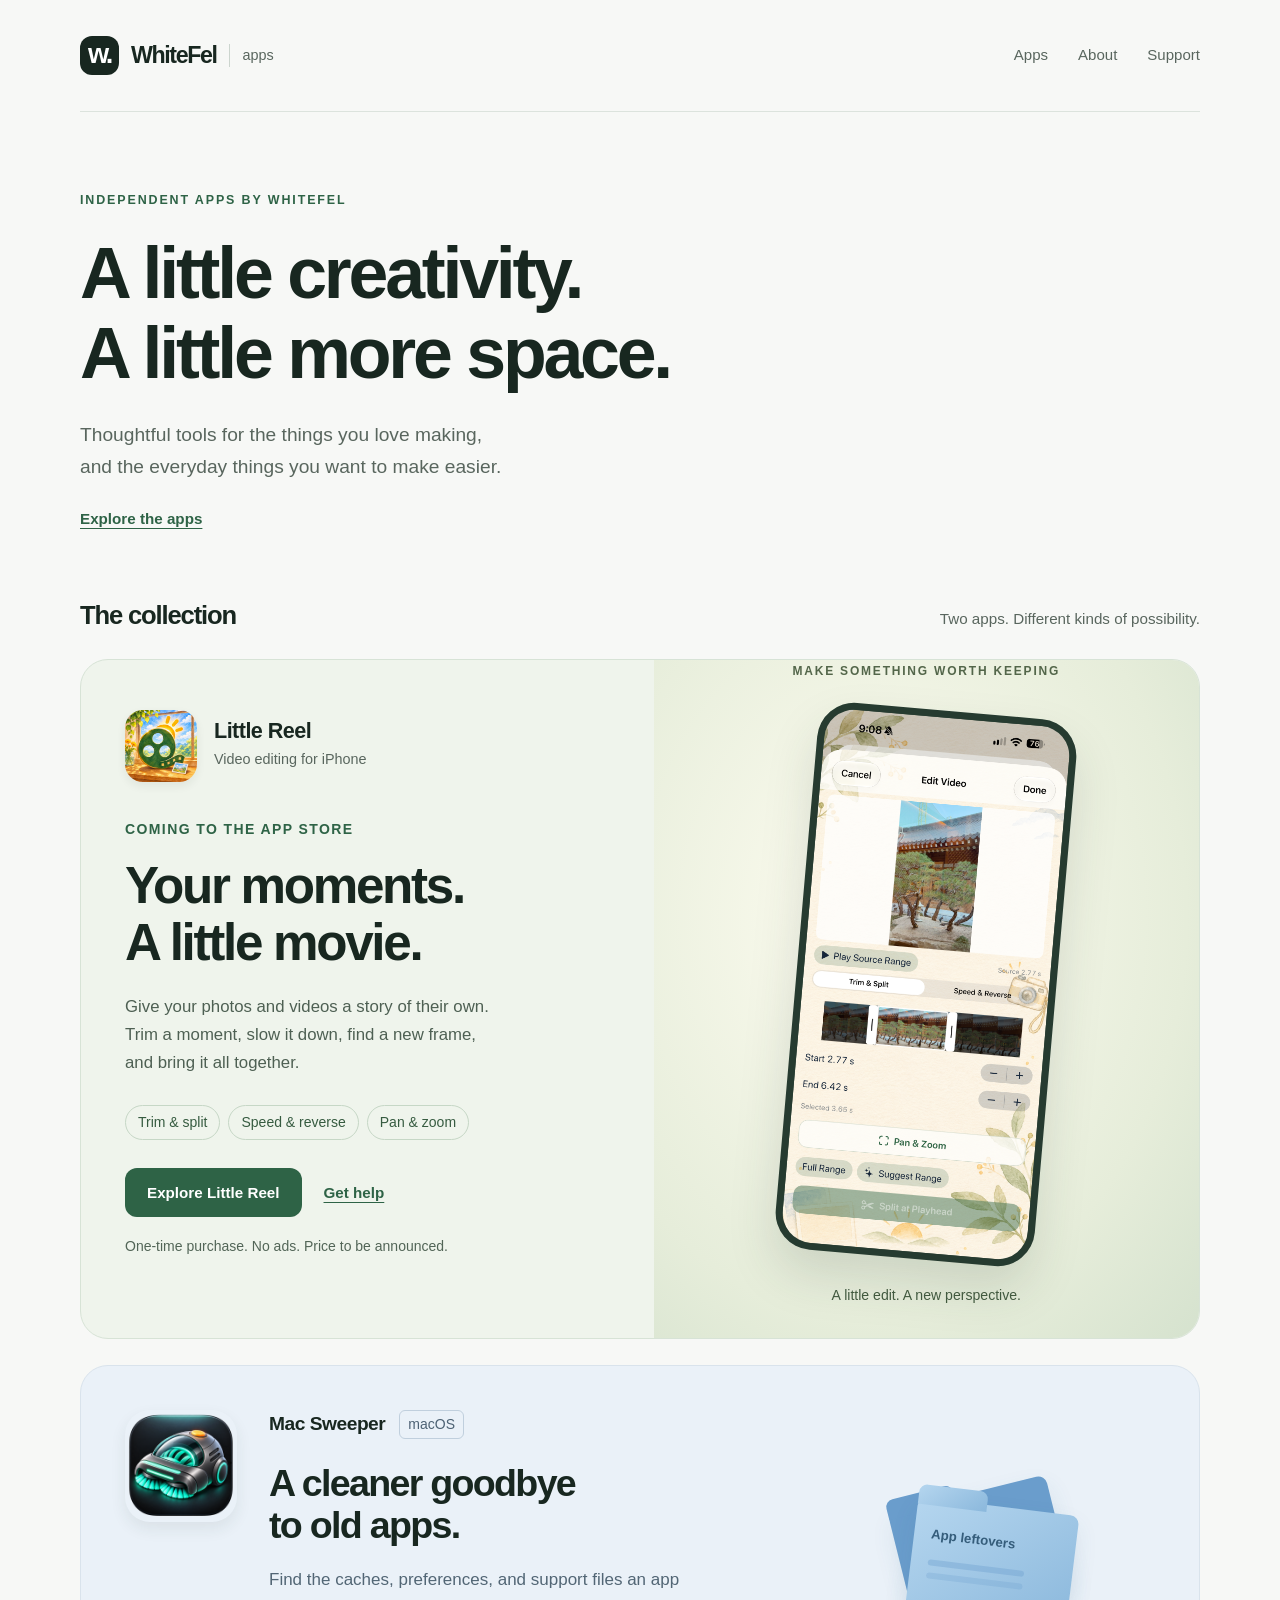
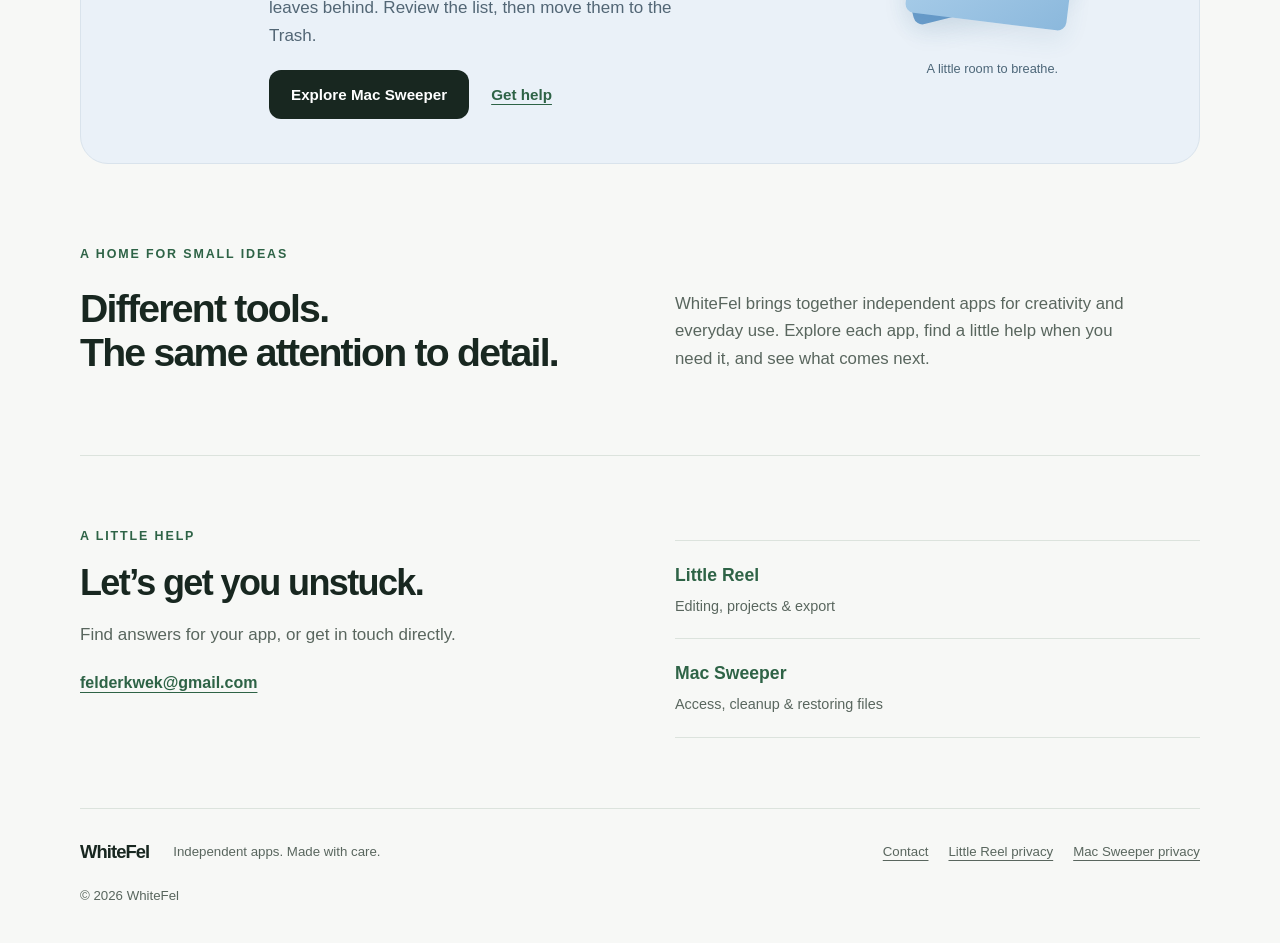
<file: index.html>
<!doctype html>
<html lang="en">
<head>
  <meta charset="utf-8">
  <meta name="viewport" content="width=device-width, initial-scale=1">
  <meta name="theme-color" content="#f7f8f6">
  <title>WhiteFel Apps — Little Reel &amp; Mac Sweeper</title>
  <meta name="description" content="Explore independent apps by WhiteFel: Little Reel for creative video editing and Mac Sweeper for finding the files old apps leave behind.">
  <meta property="og:title" content="WhiteFel Apps — Little Reel &amp; Mac Sweeper">
  <meta property="og:description" content="Explore independent apps by WhiteFel: Little Reel for creative video editing and Mac Sweeper for finding the files old apps leave behind.">
  <meta property="og:type" content="website">
  <meta property="og:url" content="https://felderkwek.github.io/macsweeper-site/index.html">
  <meta property="og:image" content="https://felderkwek.github.io/macsweeper-site/icon.png">
  <link rel="canonical" href="https://felderkwek.github.io/macsweeper-site/index.html">
  <link rel="icon" href="icon.png">
  <link rel="stylesheet" href="hub.css">
</head>
<body class="hub-site">
  <a class="skip-link" href="#main">Skip to content</a>
  <div class="site-shell">
    <header class="site-header">
      <a class="wordmark" href="index.html" aria-label="WhiteFel apps home"><span class="wordmark-symbol" aria-hidden="true">w.</span>WhiteFel<span class="wordmark-detail">apps</span></a>
      <nav aria-label="Main navigation"><a href="#apps">Apps</a><a href="#about">About</a><a href="#support">Support</a></nav>
    </header>
    <main id="main">
<section class="hub-intro" aria-labelledby="hub-title">
  <p class="eyebrow">INDEPENDENT APPS BY WHITEFEL</p>
  <h1 id="hub-title">A little creativity.<br>A little more space.</h1>
  <p class="intro-copy">Thoughtful tools for the things you love making,<br class="desktop-break"> and the everyday things you want to make easier.</p>
  <a class="text-link" href="#apps">Explore the apps</a>
</section>

<section class="app-collection" id="apps" aria-labelledby="collection-title">
  <div class="section-heading"><h2 id="collection-title">The collection</h2><p>Two apps. Different kinds of possibility.</p></div>
  <article class="featured-app">
    <div class="featured-copy">
      <div class="app-identity"><img src="assets/little-reel-icon.png" width="72" height="72" alt="Little Reel app icon"><div><h3>Little Reel</h3><p>Video editing for iPhone</p></div></div>
      <p class="release-label">COMING TO THE APP STORE</p>
      <h2>Your moments.<br>A little movie.</h2>
      <p>Give your photos and videos a story of their own. Trim a moment, slow it down, find a new frame, and bring it all together.</p>
      <ul class="feature-tags" aria-label="Little Reel features"><li>Trim &amp; split</li><li>Speed &amp; reverse</li><li>Pan &amp; zoom</li></ul>
      <div class="actions"><a class="button button-green" href="little-reel/">Explore Little Reel</a><a class="text-link" href="little-reel/support.html">Get help</a></div>
      <p class="purchase-note">One-time purchase. No ads. Price to be announced.</p>
    </div>
    <div class="featured-art"><span class="art-label">MAKE SOMETHING WORTH KEEPING</span><div class="phone"><img src="assets/little-reel-trim.png" width="942" height="2048" alt="Little Reel’s Edit Video screen with a portrait clip, trim handles, and Pan &amp; Zoom controls" fetchpriority="high"></div><span class="art-caption">A little edit. A new perspective.</span></div>
  </article>

  <article class="utility-app">
    <div class="utility-icon"><img src="icon.png" width="112" height="112" alt="Mac Sweeper app icon"></div>
    <div class="utility-copy"><div class="inline-heading"><h3>Mac Sweeper</h3><span class="platform-label">macOS</span></div><h2>A cleaner goodbye<br>to old apps.</h2><p>Find the caches, preferences, and support files an app leaves behind. Review the list, then move them to the Trash.</p><div class="actions"><a class="button button-ink" href="mac-sweeper/">Explore Mac Sweeper</a><a class="text-link" href="support.html">Get help</a></div></div>
    <div class="file-illustration" aria-hidden="true"><div class="file-folder folder-back"></div><div class="file-folder folder-front"><span>App leftovers</span><span class="folder-lines"></span></div><span class="folder-note">A little room to breathe.</span></div>
  </article>
</section>

<section class="about-section" id="about"><p class="eyebrow">A HOME FOR SMALL IDEAS</p><h2>Different tools.<br>The same attention to detail.</h2><p>WhiteFel brings together independent apps for creativity and everyday use. Explore each app, find a little help when you need it, and see what comes next.</p></section>

<section class="support-section" id="support" aria-labelledby="support-title"><div><p class="eyebrow">A LITTLE HELP</p><h2 id="support-title">Let’s get you unstuck.</h2><p>Find answers for your app, or get in touch directly.</p><a class="contact-link" href="mailto:felderkwek@gmail.com">felderkwek@gmail.com</a></div><div class="support-links"><a href="little-reel/support.html"><span>Little Reel</span><span>Editing, projects &amp; export</span></a><a href="support.html"><span>Mac Sweeper</span><span>Access, cleanup &amp; restoring files</span></a></div></section>
</main>
    <footer class="site-footer">
      <a class="footer-brand" href="index.html">WhiteFel</a>
      <span>Independent apps. Made with care.</span>
      <nav aria-label="Footer navigation"><a href="mailto:felderkwek@gmail.com">Contact</a><a href="little-reel/privacy.html">Little Reel privacy</a><a href="privacy.html">Mac Sweeper privacy</a></nav>
      <small>&copy; 2026 WhiteFel</small>
    </footer>
  </div>
</body>
</html>
</file>
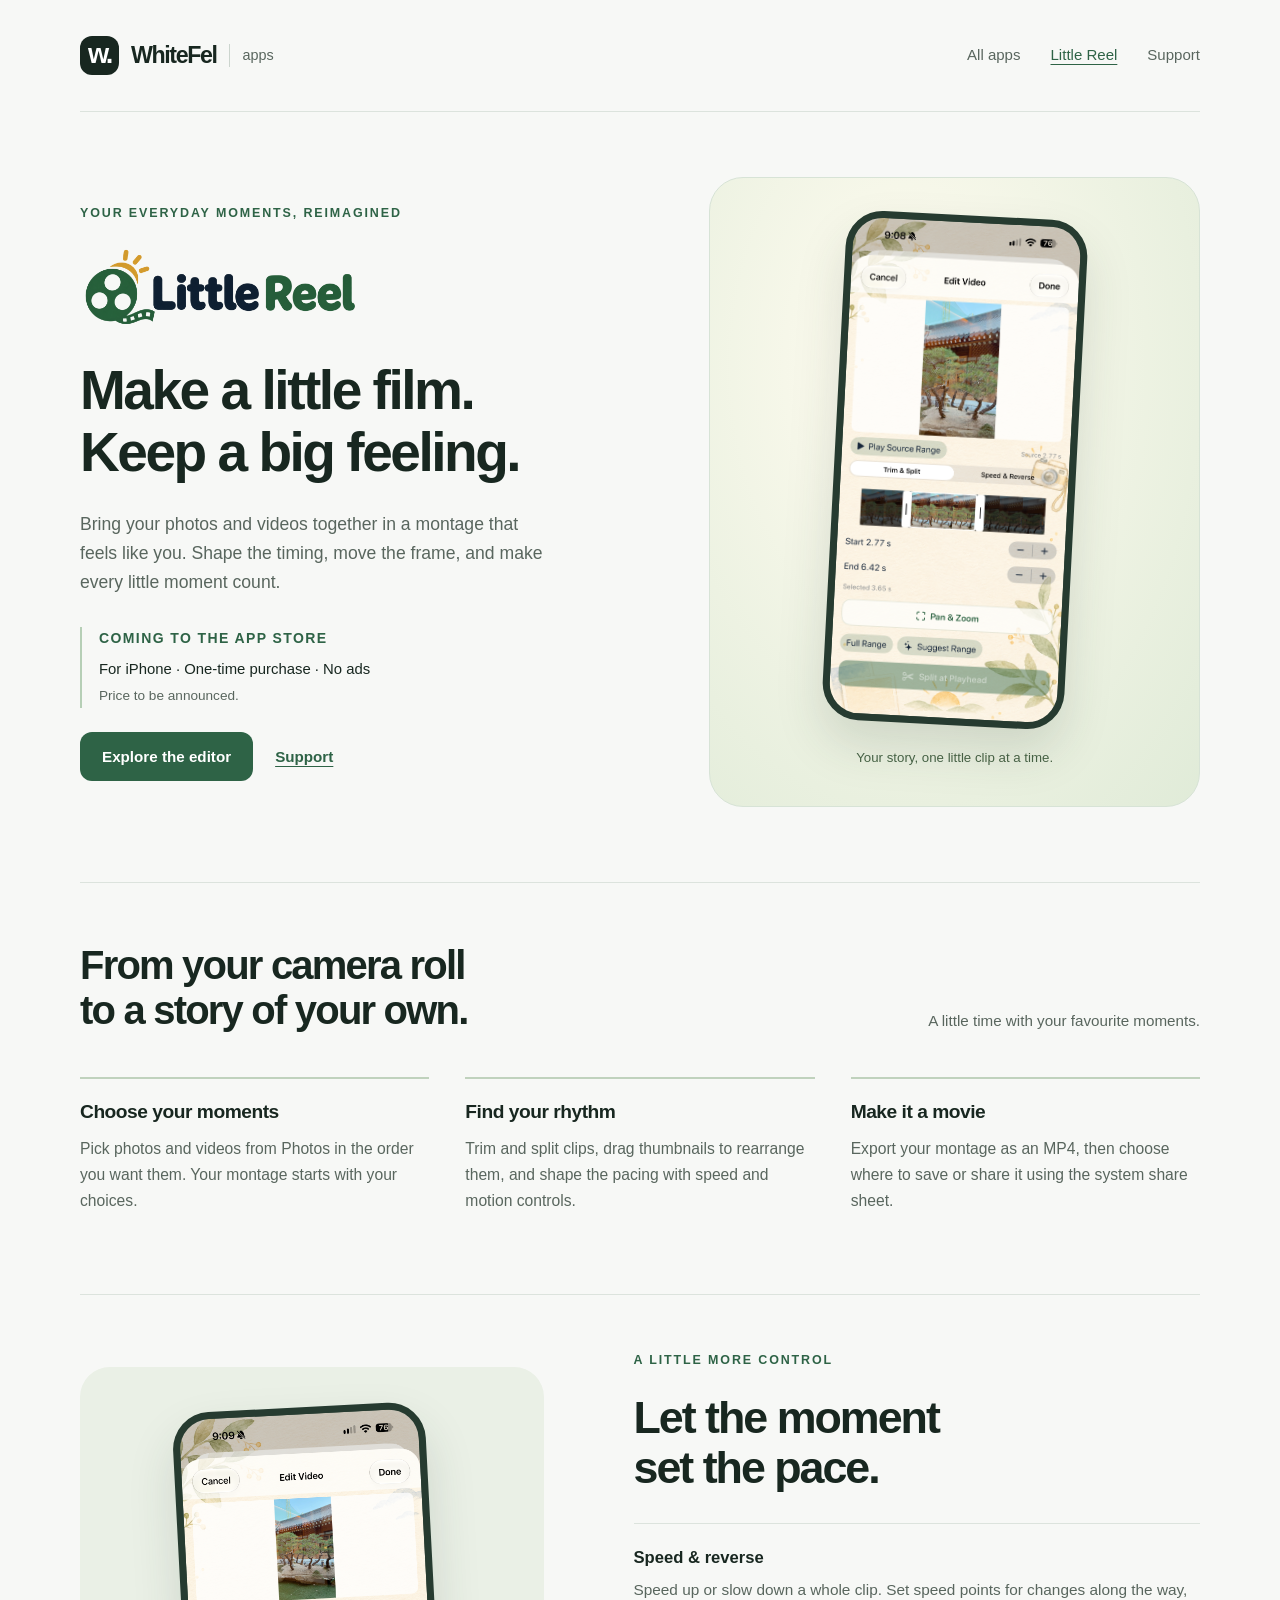
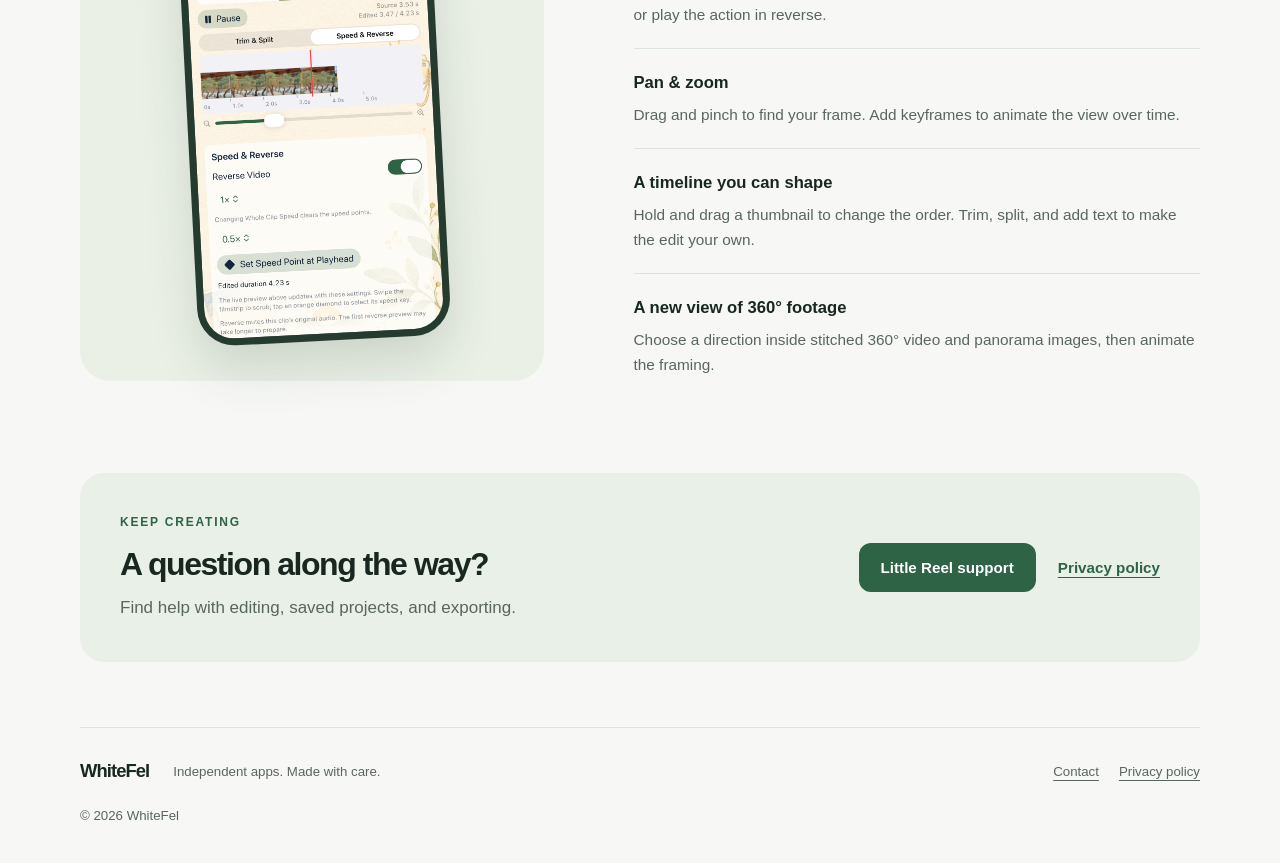
<file: little-reel/index.html>
<!doctype html>
<html lang="en">
<head>
  <meta charset="utf-8">
  <meta name="viewport" content="width=device-width, initial-scale=1">
  <meta name="theme-color" content="#f7f8f6">
  <title>Little Reel — Video Editing by WhiteFel</title>
  <meta name="description" content="Turn photos and videos into a little film. Trim, split, retime, reverse, pan and zoom, then export an MP4 with Little Reel for iPhone.">
  <meta property="og:title" content="Little Reel — Video Editing by WhiteFel">
  <meta property="og:description" content="Turn photos and videos into a little film. Trim, split, retime, reverse, pan and zoom, then export an MP4 with Little Reel for iPhone.">
  <meta property="og:type" content="website">
  <meta property="og:url" content="https://felderkwek.github.io/macsweeper-site/little-reel/index.html">
  <meta property="og:image" content="https://felderkwek.github.io/macsweeper-site/assets/little-reel-icon.png">
  <link rel="canonical" href="https://felderkwek.github.io/macsweeper-site/little-reel/index.html">
  <link rel="icon" href="../assets/little-reel-icon.png">
  <link rel="stylesheet" href="../hub.css">
</head>
<body class="reel-site">
  <a class="skip-link" href="#main">Skip to content</a>
  <div class="site-shell">
    <header class="site-header">
      <a class="wordmark" href="../index.html" aria-label="WhiteFel apps home"><span class="wordmark-symbol" aria-hidden="true">w.</span>WhiteFel<span class="wordmark-detail">apps</span></a>
      <nav aria-label="Main navigation"><a href="../index.html#apps">All apps</a><a href="index.html" aria-current="page">Little Reel</a><a href="support.html">Support</a></nav>
    </header>
    <main id="main">
<section class="product-hero">
  <div class="product-intro"><p class="eyebrow">YOUR EVERYDAY MOMENTS, REIMAGINED</p><img class="reel-logo" src="../assets/little-reel-logo.png" width="2172" height="724" alt="Little Reel"><h1>Make a little film.<br>Keep a big feeling.</h1><p>Bring your photos and videos together in a montage that feels like you. Shape the timing, move the frame, and make every little moment count.</p><div class="product-availability"><span class="release-label">COMING TO THE APP STORE</span><p>For iPhone · One-time purchase · No ads</p><p class="muted">Price to be announced.</p></div><div class="actions"><a class="button button-green" href="#editing">Explore the editor</a><a class="text-link" href="support.html">Support</a></div></div>
  <figure class="product-phone-stage"><div class="phone"><img src="../assets/little-reel-trim.png" width="942" height="2048" alt="Little Reel video editor showing a selected clip and tools for trimming and reframing" fetchpriority="high"></div><figcaption>Your story, one little clip at a time.</figcaption></figure>
</section>

<section class="workflow-section" aria-labelledby="workflow-title"><div class="section-heading"><h2 id="workflow-title">From your camera roll<br>to a story of your own.</h2><p>A little time with your favourite moments.</p></div><div class="workflow-grid"><article><h3>Choose your moments</h3><p>Pick photos and videos from Photos in the order you want them. Your montage starts with your choices.</p></article><article><h3>Find your rhythm</h3><p>Trim and split clips, drag thumbnails to rearrange them, and shape the pacing with speed and motion controls.</p></article><article><h3>Make it a movie</h3><p>Export your montage as an MP4, then choose where to save or share it using the system share sheet.</p></article></div></section>

<section class="editing-section" id="editing" aria-labelledby="editing-title"><div class="editing-screen"><div class="phone"><img src="../assets/little-reel-speed.png" width="942" height="2048" alt="Little Reel Speed &amp; Reverse tools with a live preview, filmstrip, reverse toggle, and speed point controls" loading="lazy"></div></div><div class="editing-copy"><p class="eyebrow">A LITTLE MORE CONTROL</p><h2 id="editing-title">Let the moment<br>set the pace.</h2><dl class="feature-list"><div><dt>Speed &amp; reverse</dt><dd>Speed up or slow down a whole clip. Set speed points for changes along the way, or play the action in reverse.</dd></div><div><dt>Pan &amp; zoom</dt><dd>Drag and pinch to find your frame. Add keyframes to animate the view over time.</dd></div><div><dt>A timeline you can shape</dt><dd>Hold and drag a thumbnail to change the order. Trim, split, and add text to make the edit your own.</dd></div><div><dt>A new view of 360° footage</dt><dd>Choose a direction inside stitched 360° video and panorama images, then animate the framing.</dd></div></dl></div></section>

<section class="product-help"><div><p class="eyebrow">KEEP CREATING</p><h2>A question along the way?</h2><p>Find help with editing, saved projects, and exporting.</p></div><div class="actions"><a class="button button-green" href="support.html">Little Reel support</a><a class="text-link" href="privacy.html">Privacy policy</a></div></section>
</main>
    <footer class="site-footer">
      <a class="footer-brand" href="../index.html">WhiteFel</a>
      <span>Independent apps. Made with care.</span>
      <nav aria-label="Footer navigation"><a href="mailto:felderkwek@gmail.com">Contact</a><a href="privacy.html">Privacy policy</a></nav>
      <small>&copy; 2026 WhiteFel</small>
    </footer>
  </div>
</body>
</html>
</file>
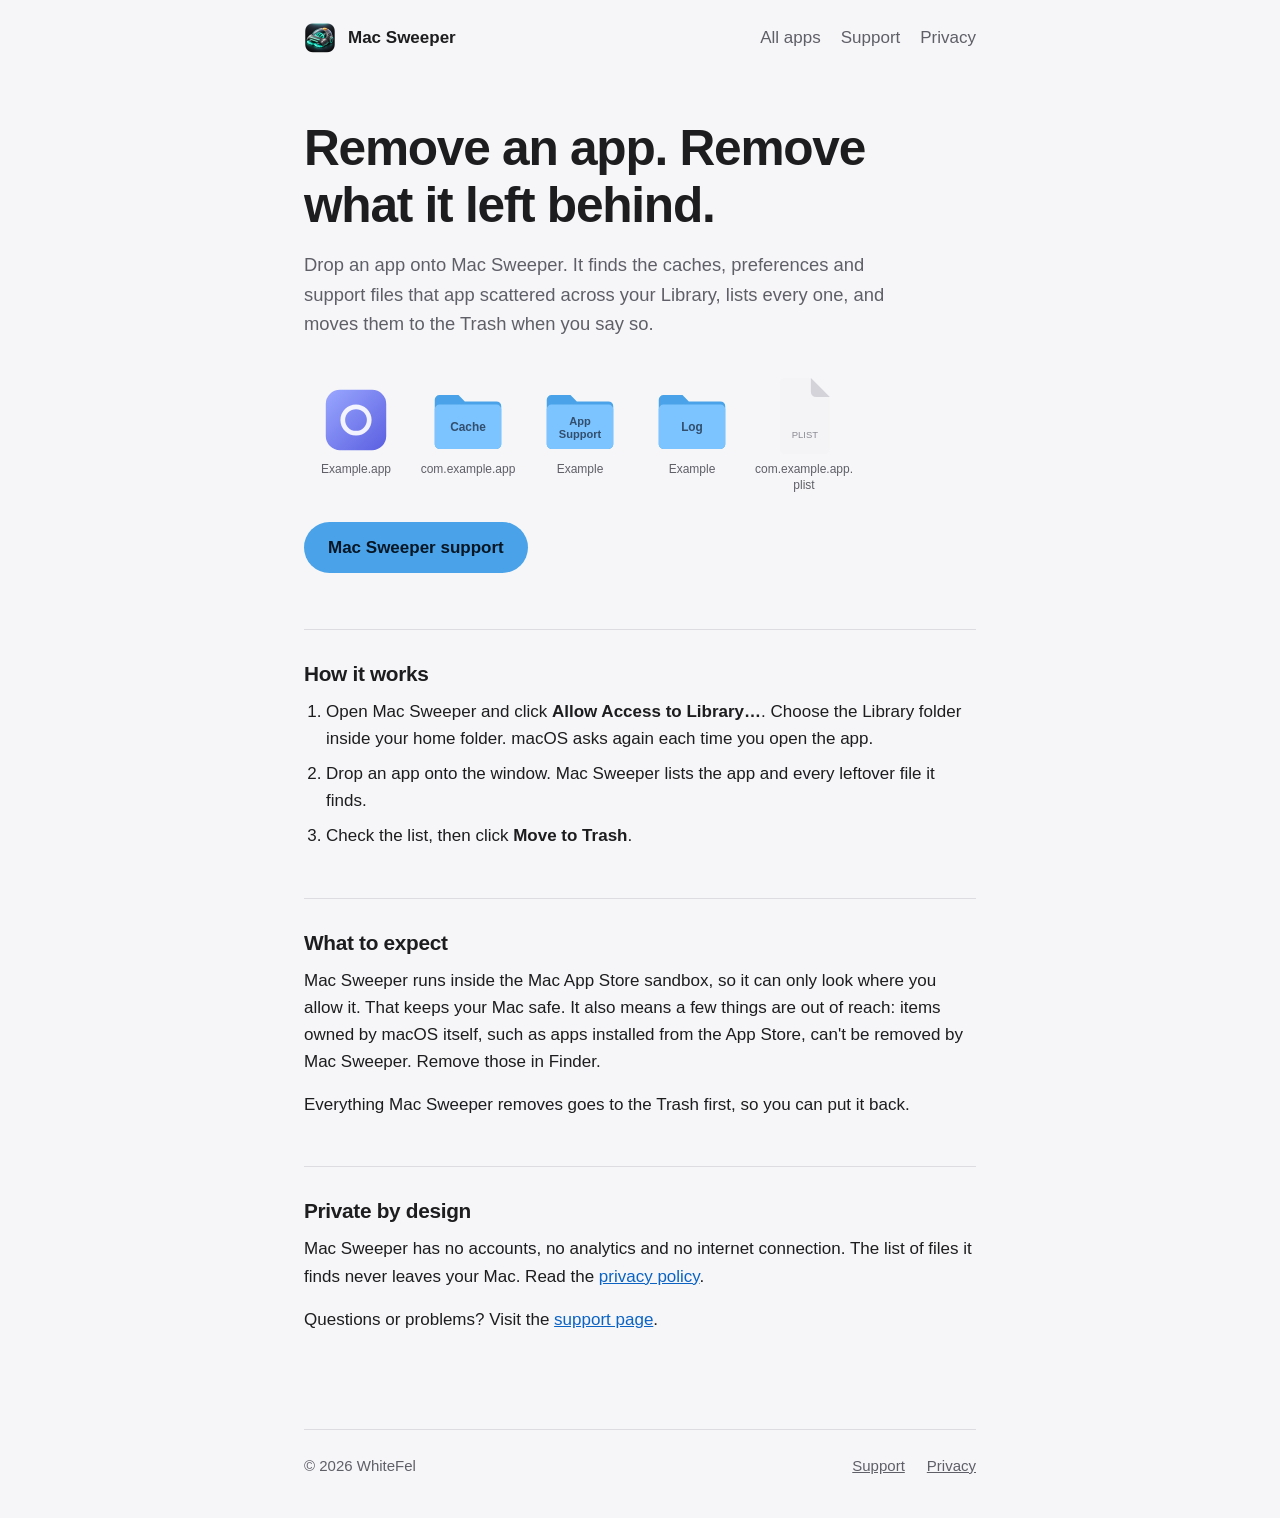
<file: mac-sweeper/index.html>
<!doctype html>
<html lang="en">
<head>
  <meta charset="utf-8">
  <meta name="viewport" content="width=device-width, initial-scale=1">
  <title>Mac Sweeper: remove an app and the files it leaves behind</title>
  <meta name="description" content="Mac Sweeper finds the caches, preferences and support files an app leaves in your Library, and moves them to the Trash.">
  <link rel="icon" href="../icon.png">
  <link rel="stylesheet" href="../style.css">
</head>
<body>
  <div class="wrap">
    <header class="site">
      <a class="brand" href="index.html">
        <img src="../icon.png" alt="" onerror="this.style.display='none'">
        <span>Mac Sweeper</span>
      </a>
      <nav aria-label="Main">
        <a href="../index.html">All apps</a>
        <a href="../support.html">Support</a>
        <a href="../privacy.html">Privacy</a>
      </nav>
    </header>

    <main>
      <section class="hero">
        <h1>Remove an app. Remove what it left behind.</h1>
        <p class="lead">Drop an app onto Mac Sweeper. It finds the caches, preferences and support files that app scattered across your Library, lists every one, and moves them to the Trash when you say so.</p>

        <div class="tiles" aria-hidden="true">
          <div class="tile" style="--i:0">
            <div class="art">
              <svg viewBox="0 0 72 72" width="68" height="68">
                <defs>
                  <linearGradient id="appgrad" x1="0" y1="0" x2="1" y2="1">
                    <stop offset="0" stop-color="#9aa7ff"/>
                    <stop offset="1" stop-color="#5a5fe0"/>
                  </linearGradient>
                </defs>
                <rect x="4" y="4" width="64" height="64" rx="15" fill="url(#appgrad)"/>
                <circle cx="36" cy="36" r="14" fill="none" stroke="#fff" stroke-width="5" opacity=".9"/>
              </svg>
            </div>
            <span class="name">Example.app</span>
          </div>

          <div class="tile" style="--i:1">
            <div class="art">
              <svg viewBox="0 0 96 80" width="76" height="64">
                <path d="M6 12a6 6 0 0 1 6-6h24l8 8h40a6 6 0 0 1 6 6v48a6 6 0 0 1-6 6H12a6 6 0 0 1-6-6z" fill="#4aa3e8"/>
                <path d="M6 24a6 6 0 0 1 6-6h72a6 6 0 0 1 6 6v44a6 6 0 0 1-6 6H12a6 6 0 0 1-6-6z" fill="#7cc4ff"/>
                <text x="48" y="52" text-anchor="middle" font-size="15" font-weight="700" fill="#324e6c" font-family="-apple-system, Helvetica, Arial, sans-serif">Cache</text>
              </svg>
            </div>
            <span class="name">com.example.app</span>
          </div>

          <div class="tile" style="--i:2">
            <div class="art">
              <svg viewBox="0 0 96 80" width="76" height="64">
                <path d="M6 12a6 6 0 0 1 6-6h24l8 8h40a6 6 0 0 1 6 6v48a6 6 0 0 1-6 6H12a6 6 0 0 1-6-6z" fill="#4aa3e8"/>
                <path d="M6 24a6 6 0 0 1 6-6h72a6 6 0 0 1 6 6v44a6 6 0 0 1-6 6H12a6 6 0 0 1-6-6z" fill="#7cc4ff"/>
                <text x="48" y="44" text-anchor="middle" font-size="14" font-weight="700" fill="#324e6c" font-family="-apple-system, Helvetica, Arial, sans-serif">App</text>
                <text x="48" y="60" text-anchor="middle" font-size="14" font-weight="700" fill="#324e6c" font-family="-apple-system, Helvetica, Arial, sans-serif">Support</text>
              </svg>
            </div>
            <span class="name">Example</span>
          </div>

          <div class="tile" style="--i:3">
            <div class="art">
              <svg viewBox="0 0 96 80" width="76" height="64">
                <path d="M6 12a6 6 0 0 1 6-6h24l8 8h40a6 6 0 0 1 6 6v48a6 6 0 0 1-6 6H12a6 6 0 0 1-6-6z" fill="#4aa3e8"/>
                <path d="M6 24a6 6 0 0 1 6-6h72a6 6 0 0 1 6 6v44a6 6 0 0 1-6 6H12a6 6 0 0 1-6-6z" fill="#7cc4ff"/>
                <text x="48" y="52" text-anchor="middle" font-size="15" font-weight="700" fill="#324e6c" font-family="-apple-system, Helvetica, Arial, sans-serif">Log</text>
              </svg>
            </div>
            <span class="name">Example</span>
          </div>

          <div class="tile" style="--i:4">
            <div class="art">
              <svg viewBox="0 0 72 88" width="62" height="76">
                <path d="M8 6a6 6 0 0 1 6-6h30l22 22v60a6 6 0 0 1-6 6H14a6 6 0 0 1-6-6z" fill="#f4f4f6"/>
                <path d="M44 0l22 22H50a6 6 0 0 1-6-6z" fill="#d3d3d9"/>
                <text x="37" y="70" text-anchor="middle" font-size="11" fill="#8a8a93" font-family="-apple-system, Helvetica, Arial, sans-serif">PLIST</text>
              </svg>
            </div>
            <span class="name">com.example.app.plist</span>
          </div>
        </div>

        <p><a class="button" href="../support.html">Mac Sweeper support</a></p>
      </section>

      <section>
        <h2>How it works</h2>
        <ol>
          <li>Open Mac Sweeper and click <strong>Allow Access to Library…</strong>. Choose the Library folder inside your home folder. macOS asks again each time you open the app.</li>
          <li>Drop an app onto the window. Mac Sweeper lists the app and every leftover file it finds.</li>
          <li>Check the list, then click <strong>Move to Trash</strong>.</li>
        </ol>
      </section>

      <section>
        <h2>What to expect</h2>
        <p>Mac Sweeper runs inside the Mac App Store sandbox, so it can only look where you allow it. That keeps your Mac safe. It also means a few things are out of reach: items owned by macOS itself, such as apps installed from the App Store, can't be removed by Mac Sweeper. Remove those in Finder.</p>
        <p>Everything Mac Sweeper removes goes to the Trash first, so you can put it back.</p>
      </section>

      <section>
        <h2>Private by design</h2>
        <p>Mac Sweeper has no accounts, no analytics and no internet connection. The list of files it finds never leaves your Mac. Read the <a href="../privacy.html">privacy policy</a>.</p>
        <p>Questions or problems? Visit the <a href="../support.html">support page</a>.</p>
      </section>
    </main>

    <footer class="foot">
      <span class="copy">&copy; 2026 WhiteFel</span>
      <a href="../support.html">Support</a>
      <a href="../privacy.html">Privacy</a>
    </footer>
  </div>
</body>
</html>
</file>
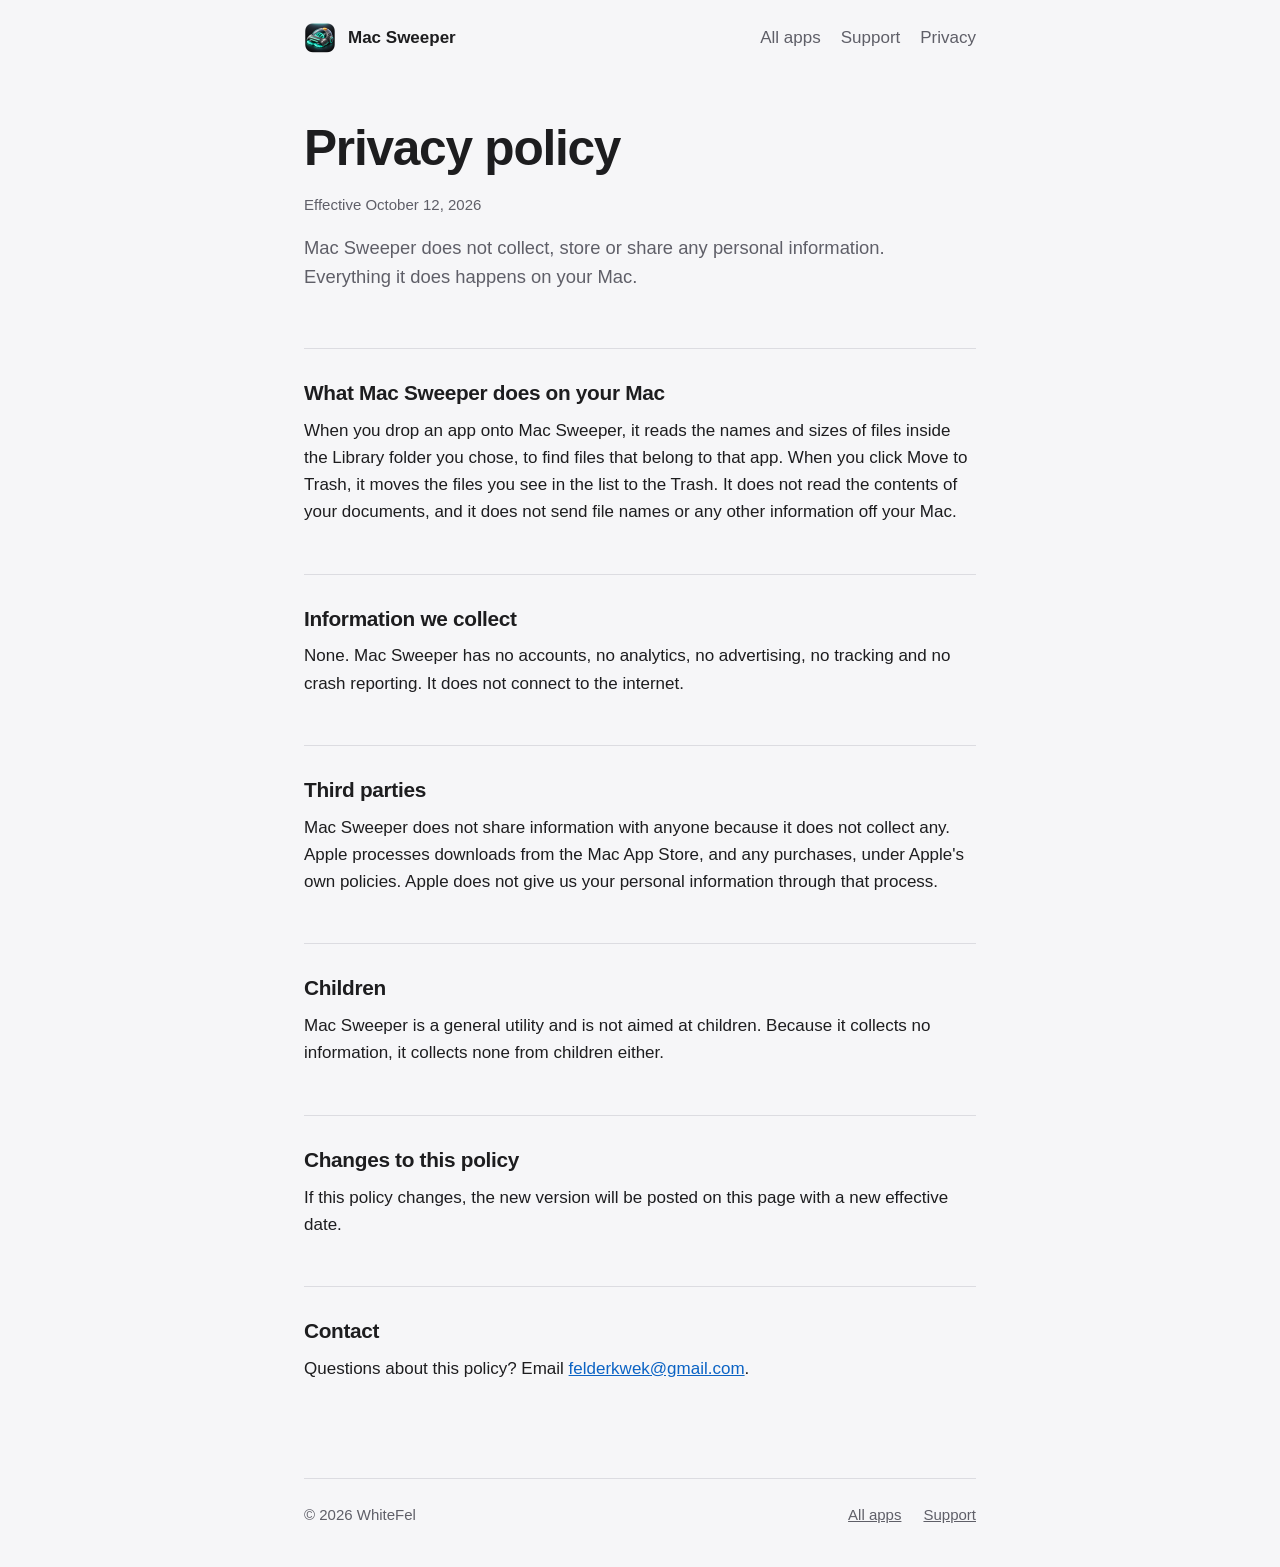
<file: privacy.html>
<!doctype html>
<html lang="en">
<head>
  <meta charset="utf-8">
  <meta name="viewport" content="width=device-width, initial-scale=1">
  <title>Mac Sweeper privacy policy</title>
  <meta name="description" content="Mac Sweeper does not collect, store or share any personal information.">
  <link rel="icon" href="icon.png">
  <link rel="stylesheet" href="style.css">
</head>
<body>
  <div class="wrap">
    <header class="site">
      <a class="brand" href="mac-sweeper/">
        <img src="icon.png" alt="" onerror="this.style.display='none'">
        <span>Mac Sweeper</span>
      </a>
      <nav aria-label="Main">
        <a href="index.html">All apps</a>
        <a href="support.html">Support</a>
        <a href="privacy.html" aria-current="page">Privacy</a>
      </nav>
    </header>

    <main>
      <section class="hero">
        <h1>Privacy policy</h1>
        <p class="meta">Effective October 12, 2026</p>
        <p class="lead">Mac Sweeper does not collect, store or share any personal information. Everything it does happens on your Mac.</p>
      </section>

      <section>
        <h2>What Mac Sweeper does on your Mac</h2>
        <p>When you drop an app onto Mac Sweeper, it reads the names and sizes of files inside the Library folder you chose, to find files that belong to that app. When you click Move to Trash, it moves the files you see in the list to the Trash. It does not read the contents of your documents, and it does not send file names or any other information off your Mac.</p>
      </section>

      <section>
        <h2>Information we collect</h2>
        <p>None. Mac Sweeper has no accounts, no analytics, no advertising, no tracking and no crash reporting. It does not connect to the internet.</p>
      </section>

      <section>
        <h2>Third parties</h2>
        <p>Mac Sweeper does not share information with anyone because it does not collect any. Apple processes downloads from the Mac App Store, and any purchases, under Apple's own policies. Apple does not give us your personal information through that process.</p>
      </section>

      <section>
        <h2>Children</h2>
        <p>Mac Sweeper is a general utility and is not aimed at children. Because it collects no information, it collects none from children either.</p>
      </section>

      <section>
        <h2>Changes to this policy</h2>
        <p>If this policy changes, the new version will be posted on this page with a new effective date.</p>
      </section>

      <section>
        <h2>Contact</h2>
        <p>Questions about this policy? Email <a href="mailto:felderkwek@gmail.com">felderkwek@gmail.com</a>.</p>
      </section>
    </main>

    <footer class="foot">
      <span class="copy">&copy; 2026 WhiteFel</span>
      <a href="index.html">All apps</a>
      <a href="support.html">Support</a>
    </footer>
  </div>
</body>
</html>
</file>
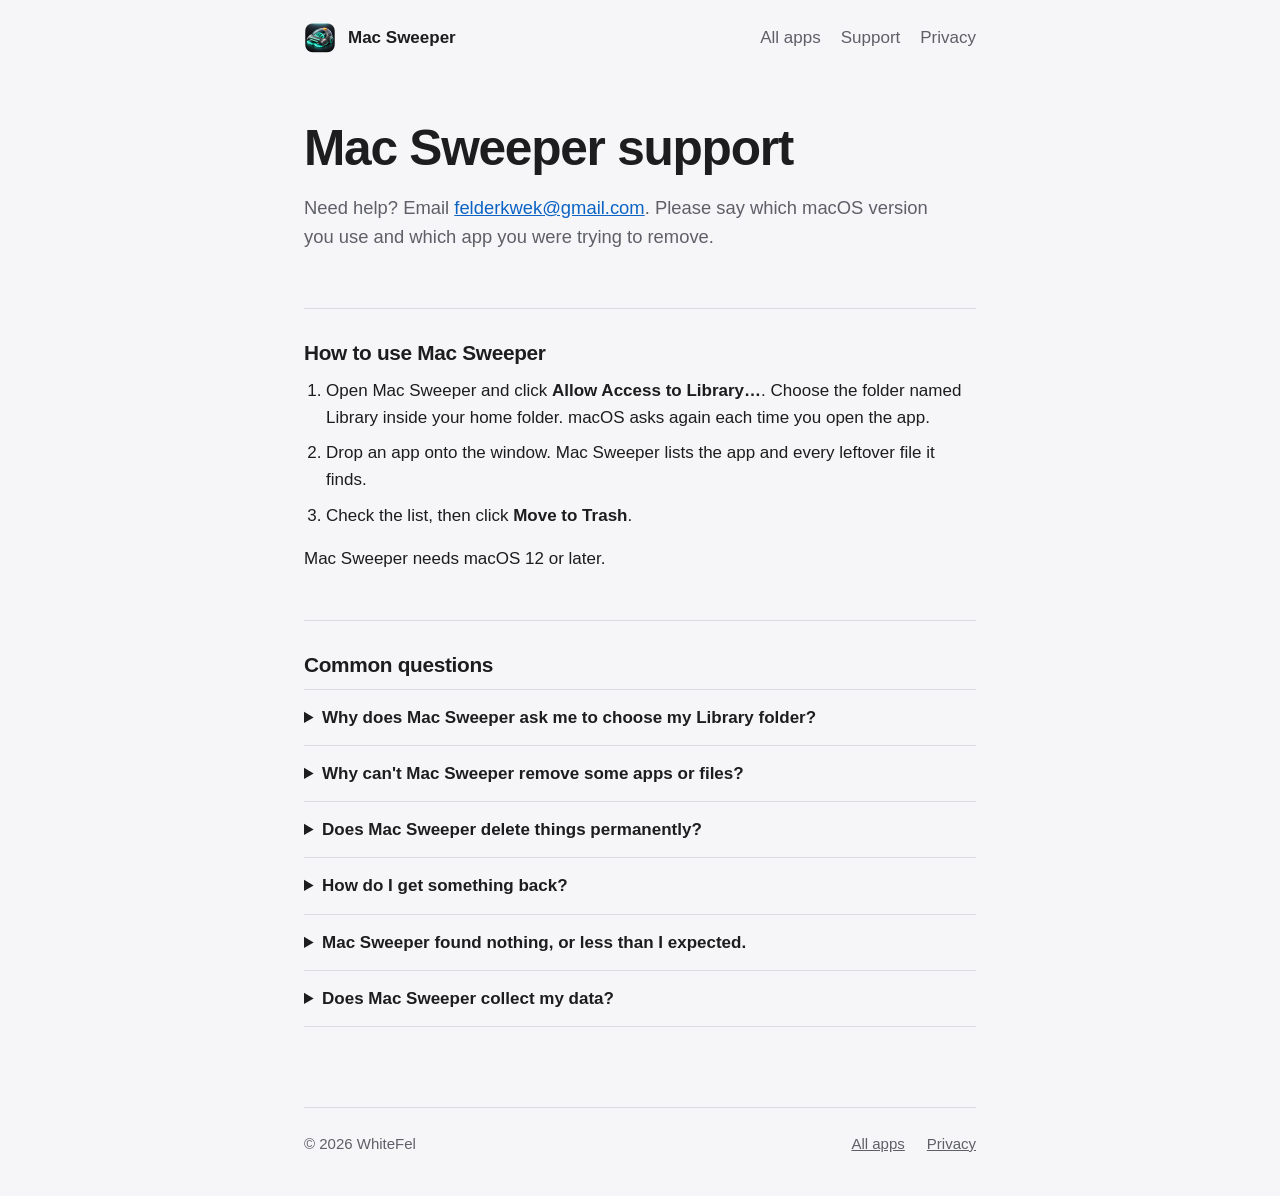
<file: support.html>
<!doctype html>
<html lang="en">
<head>
  <meta charset="utf-8">
  <meta name="viewport" content="width=device-width, initial-scale=1">
  <title>Mac Sweeper support</title>
  <meta name="description" content="Help for Mac Sweeper: how to use it, common questions, and how to contact the developer.">
  <link rel="icon" href="icon.png">
  <link rel="stylesheet" href="style.css">
</head>
<body>
  <div class="wrap">
    <header class="site">
      <a class="brand" href="mac-sweeper/">
        <img src="icon.png" alt="" onerror="this.style.display='none'">
        <span>Mac Sweeper</span>
      </a>
      <nav aria-label="Main">
        <a href="index.html">All apps</a>
        <a href="support.html" aria-current="page">Support</a>
        <a href="privacy.html">Privacy</a>
      </nav>
    </header>

    <main>
      <section class="hero">
        <h1>Mac Sweeper support</h1>
        <p class="lead">Need help? Email <a href="mailto:felderkwek@gmail.com">felderkwek@gmail.com</a>. Please say which macOS version you use and which app you were trying to remove.</p>
      </section>

      <section>
        <h2>How to use Mac Sweeper</h2>
        <ol>
          <li>Open Mac Sweeper and click <strong>Allow Access to Library…</strong>. Choose the folder named Library inside your home folder. macOS asks again each time you open the app.</li>
          <li>Drop an app onto the window. Mac Sweeper lists the app and every leftover file it finds.</li>
          <li>Check the list, then click <strong>Move to Trash</strong>.</li>
        </ol>
        <p>Mac Sweeper needs macOS 12 or later.</p>
      </section>

      <section>
        <h2>Common questions</h2>

        <details>
          <summary>Why does Mac Sweeper ask me to choose my Library folder?</summary>
          <p>Apps from the Mac App Store are sandboxed. They can only see folders you hand them. Your Library folder is where apps keep their caches, preferences and support files, so Mac Sweeper needs your permission to look there. In the folder chooser, you can press Command-Shift-G and type ~/Library to jump straight to it.</p>
        </details>

        <details>
          <summary>Why can't Mac Sweeper remove some apps or files?</summary>
          <p>Items owned by macOS itself, such as apps installed from the App Store, can only be removed with an administrator password, and sandboxed apps are not allowed to ask for one. Remove those apps in Finder, then use Mac Sweeper for the leftovers.</p>
        </details>

        <details>
          <summary>Does Mac Sweeper delete things permanently?</summary>
          <p>No. It moves items to the Trash. Empty the Trash when you want the space back.</p>
        </details>

        <details>
          <summary>How do I get something back?</summary>
          <p>Open the Trash, right-click the item and choose Put Back.</p>
        </details>

        <details>
          <summary>Mac Sweeper found nothing, or less than I expected.</summary>
          <p>Check that you chose the folder named Library inside your home folder, not another folder. Some apps keep files outside your Library, in places a sandboxed app cannot reach, so a few leftovers may remain.</p>
        </details>

        <details>
          <summary>Does Mac Sweeper collect my data?</summary>
          <p>No. Everything happens on your Mac. Read the <a href="privacy.html">privacy policy</a>.</p>
        </details>
      </section>
    </main>

    <footer class="foot">
      <span class="copy">&copy; 2026 WhiteFel</span>
      <a href="index.html">All apps</a>
      <a href="privacy.html">Privacy</a>
    </footer>
  </div>
</body>
</html>
</file>
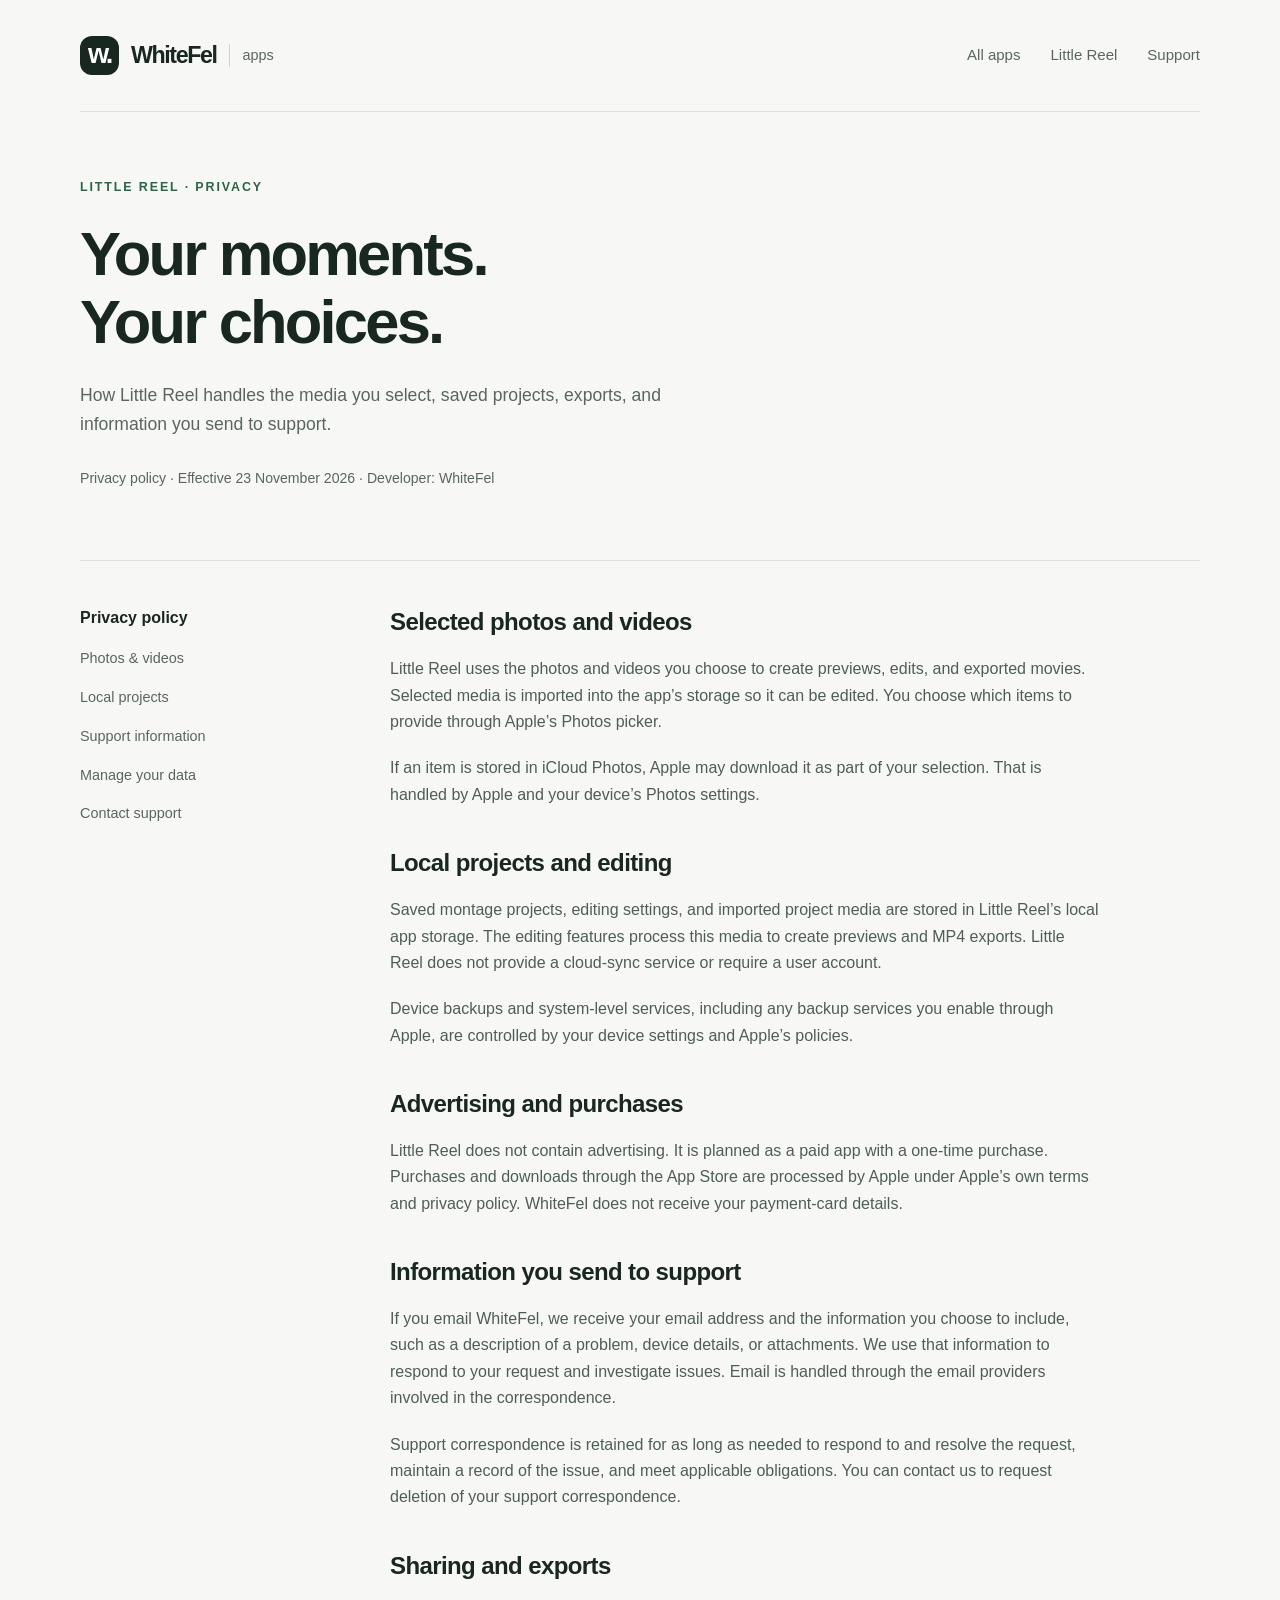
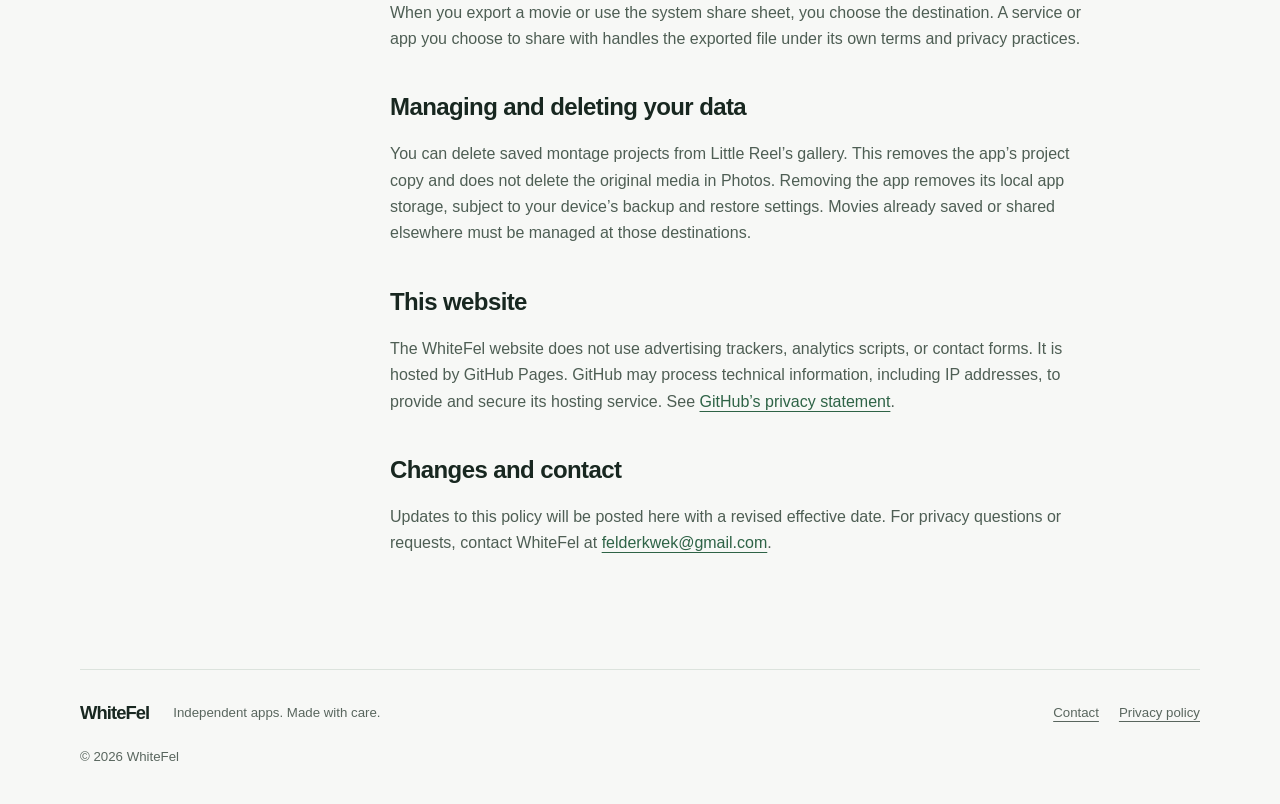
<file: little-reel/privacy.html>
<!doctype html>
<html lang="en">
<head>
  <meta charset="utf-8">
  <meta name="viewport" content="width=device-width, initial-scale=1">
  <meta name="theme-color" content="#f7f8f6">
  <title>Little Reel Privacy Policy — WhiteFel</title>
  <meta name="description" content="Read how Little Reel handles selected photos and videos, local montage projects, exports, purchases, and support correspondence.">
  <meta property="og:title" content="Little Reel Privacy Policy — WhiteFel">
  <meta property="og:description" content="Read how Little Reel handles selected photos and videos, local montage projects, exports, purchases, and support correspondence.">
  <meta property="og:type" content="website">
  <meta property="og:url" content="https://felderkwek.github.io/macsweeper-site/little-reel/privacy.html">
  <meta property="og:image" content="https://felderkwek.github.io/macsweeper-site/assets/little-reel-icon.png">
  <link rel="canonical" href="https://felderkwek.github.io/macsweeper-site/little-reel/privacy.html">
  <link rel="icon" href="../assets/little-reel-icon.png">
  <link rel="stylesheet" href="../hub.css">
</head>
<body class="reel-site">
  <a class="skip-link" href="#main">Skip to content</a>
  <div class="site-shell">
    <header class="site-header">
      <a class="wordmark" href="../index.html" aria-label="WhiteFel apps home"><span class="wordmark-symbol" aria-hidden="true">w.</span>WhiteFel<span class="wordmark-detail">apps</span></a>
      <nav aria-label="Main navigation"><a href="../index.html#apps">All apps</a><a href="index.html">Little Reel</a><a href="support.html">Support</a></nav>
    </header>
    <main id="main">
<section class="document-intro"><p class="eyebrow">LITTLE REEL · PRIVACY</p><h1>Your moments.<br>Your choices.</h1><p>How Little Reel handles the media you select, saved projects, exports, and information you send to support.</p><p class="effective-date">Privacy policy · Effective 23 November 2026 · Developer: WhiteFel</p></section>
<div class="document-layout"><aside class="document-sidebar"><h2>Privacy policy</h2><a href="#media">Photos &amp; videos</a><a href="#local">Local projects</a><a href="#support-data">Support information</a><a href="#deletion">Manage your data</a><a href="support.html">Contact support</a></aside><div class="document-body"><section id="media"><h2>Selected photos and videos</h2><p>Little Reel uses the photos and videos you choose to create previews, edits, and exported movies. Selected media is imported into the app’s storage so it can be edited. You choose which items to provide through Apple’s Photos picker.</p><p>If an item is stored in iCloud Photos, Apple may download it as part of your selection. That is handled by Apple and your device’s Photos settings.</p></section><section id="local"><h2>Local projects and editing</h2><p>Saved montage projects, editing settings, and imported project media are stored in Little Reel’s local app storage. The editing features process this media to create previews and MP4 exports. Little Reel does not provide a cloud-sync service or require a user account.</p><p>Device backups and system-level services, including any backup services you enable through Apple, are controlled by your device settings and Apple’s policies.</p></section><section id="purchases"><h2>Advertising and purchases</h2><p>Little Reel does not contain advertising. It is planned as a paid app with a one-time purchase. Purchases and downloads through the App Store are processed by Apple under Apple’s own terms and privacy policy. WhiteFel does not receive your payment-card details.</p></section><section id="support-data"><h2>Information you send to support</h2><p>If you email WhiteFel, we receive your email address and the information you choose to include, such as a description of a problem, device details, or attachments. We use that information to respond to your request and investigate issues. Email is handled through the email providers involved in the correspondence.</p><p>Support correspondence is retained for as long as needed to respond to and resolve the request, maintain a record of the issue, and meet applicable obligations. You can contact us to request deletion of your support correspondence.</p></section><section id="sharing"><h2>Sharing and exports</h2><p>When you export a movie or use the system share sheet, you choose the destination. A service or app you choose to share with handles the exported file under its own terms and privacy practices.</p></section><section id="deletion"><h2>Managing and deleting your data</h2><p>You can delete saved montage projects from Little Reel’s gallery. This removes the app’s project copy and does not delete the original media in Photos. Removing the app removes its local app storage, subject to your device’s backup and restore settings. Movies already saved or shared elsewhere must be managed at those destinations.</p></section><section id="website"><h2>This website</h2><p>The WhiteFel website does not use advertising trackers, analytics scripts, or contact forms. It is hosted by GitHub Pages. GitHub may process technical information, including IP addresses, to provide and secure its hosting service. See <a href="https://docs.github.com/en/site-policy/privacy-policies/github-general-privacy-statement">GitHub’s privacy statement</a>.</p></section><section id="contact"><h2>Changes and contact</h2><p>Updates to this policy will be posted here with a revised effective date. For privacy questions or requests, contact WhiteFel at <a href="mailto:felderkwek@gmail.com?subject=Little%20Reel%20privacy">felderkwek@gmail.com</a>.</p></section></div></div></main>
    <footer class="site-footer">
      <a class="footer-brand" href="../index.html">WhiteFel</a>
      <span>Independent apps. Made with care.</span>
      <nav aria-label="Footer navigation"><a href="mailto:felderkwek@gmail.com">Contact</a><a href="privacy.html">Privacy policy</a></nav>
      <small>&copy; 2026 WhiteFel</small>
    </footer>
  </div>
</body>
</html>
</file>
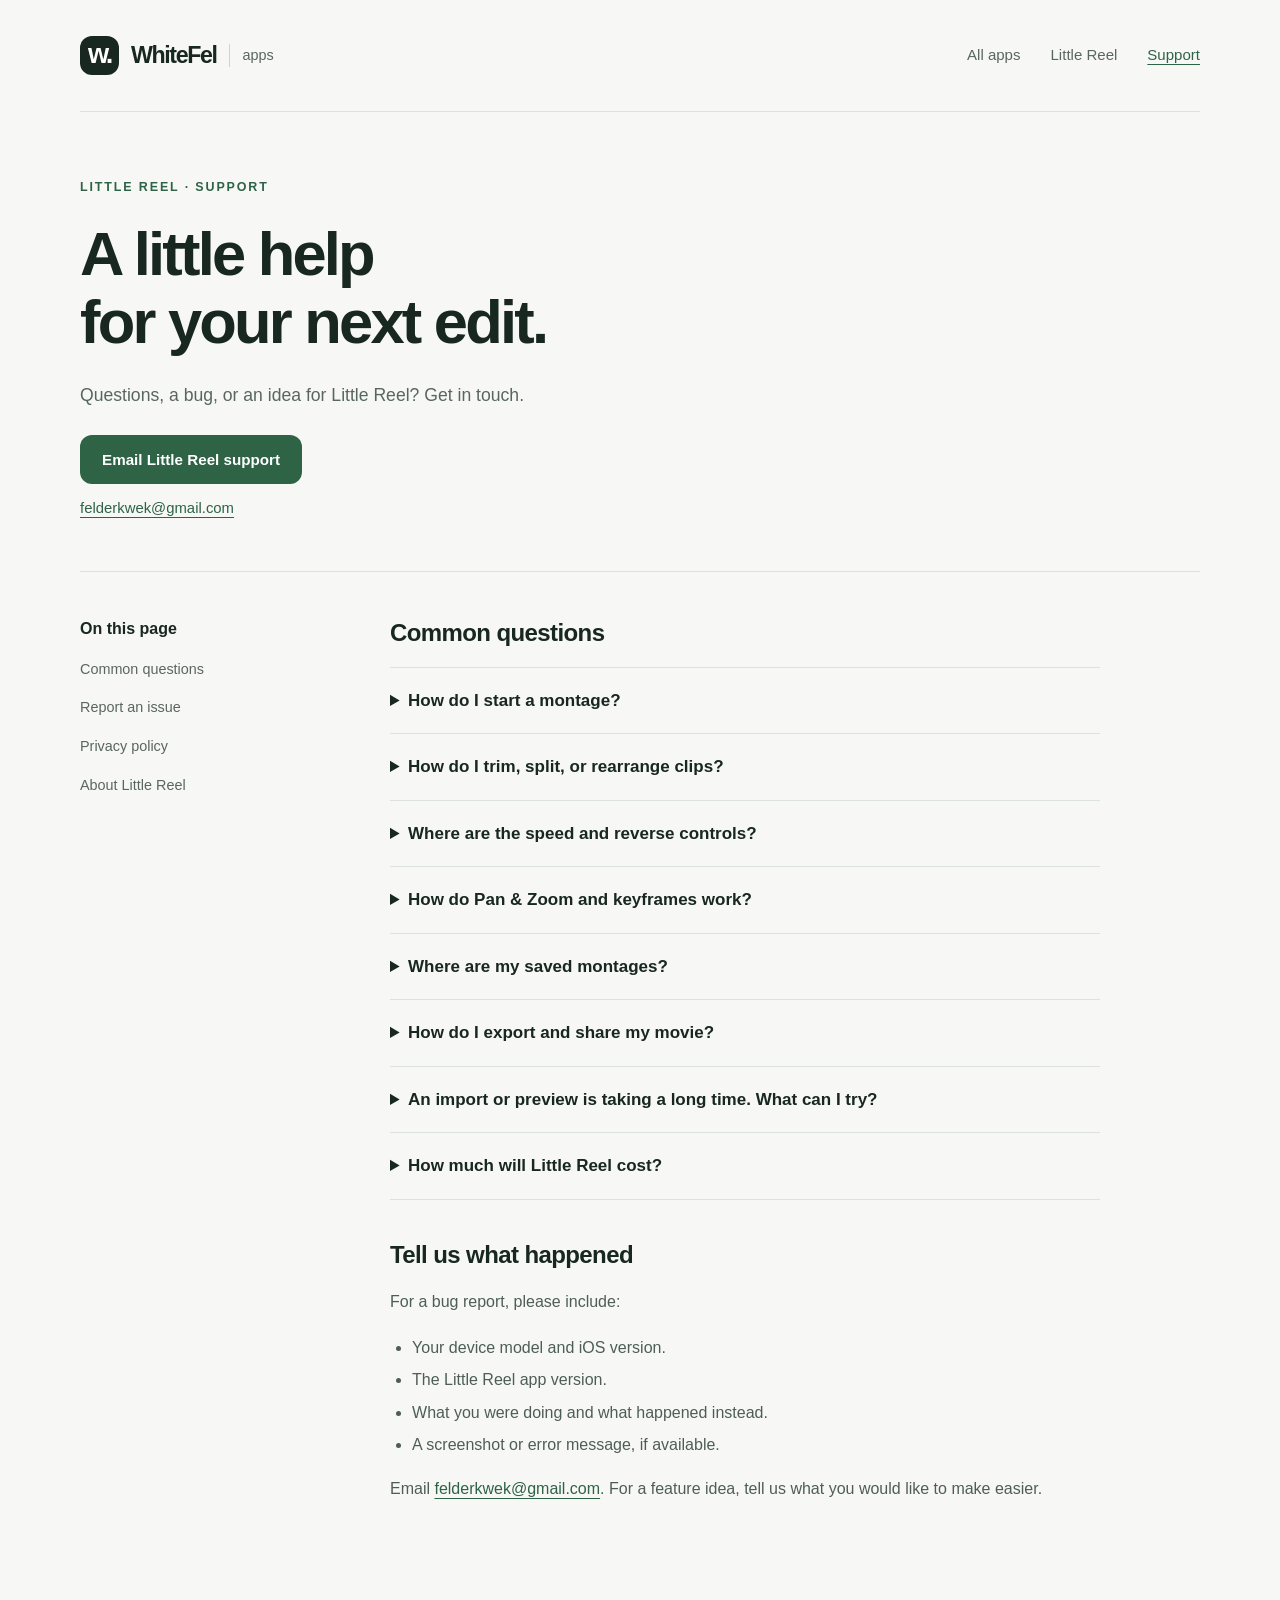
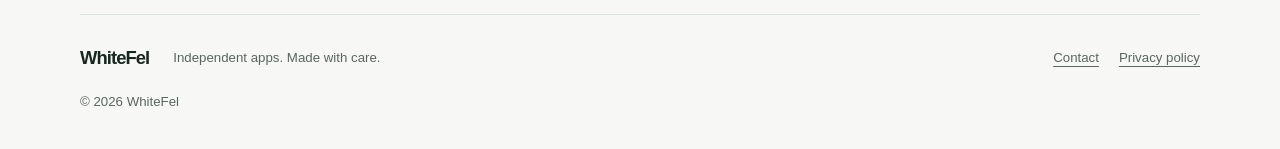
<file: little-reel/support.html>
<!doctype html>
<html lang="en">
<head>
  <meta charset="utf-8">
  <meta name="viewport" content="width=device-width, initial-scale=1">
  <meta name="theme-color" content="#f7f8f6">
  <title>Little Reel Support — WhiteFel</title>
  <meta name="description" content="Contact Little Reel support and find help with importing photos, trimming clips, speed, reverse, Pan &amp; Zoom, saved projects, and MP4 export.">
  <meta property="og:title" content="Little Reel Support — WhiteFel">
  <meta property="og:description" content="Contact Little Reel support and find help with importing photos, trimming clips, speed, reverse, Pan &amp; Zoom, saved projects, and MP4 export.">
  <meta property="og:type" content="website">
  <meta property="og:url" content="https://felderkwek.github.io/macsweeper-site/little-reel/support.html">
  <meta property="og:image" content="https://felderkwek.github.io/macsweeper-site/assets/little-reel-icon.png">
  <link rel="canonical" href="https://felderkwek.github.io/macsweeper-site/little-reel/support.html">
  <link rel="icon" href="../assets/little-reel-icon.png">
  <link rel="stylesheet" href="../hub.css">
</head>
<body class="reel-site">
  <a class="skip-link" href="#main">Skip to content</a>
  <div class="site-shell">
    <header class="site-header">
      <a class="wordmark" href="../index.html" aria-label="WhiteFel apps home"><span class="wordmark-symbol" aria-hidden="true">w.</span>WhiteFel<span class="wordmark-detail">apps</span></a>
      <nav aria-label="Main navigation"><a href="../index.html#apps">All apps</a><a href="index.html">Little Reel</a><a href="support.html" aria-current="page">Support</a></nav>
    </header>
    <main id="main">
<section class="document-intro"><p class="eyebrow">LITTLE REEL · SUPPORT</p><h1>A little help<br>for your next edit.</h1><p>Questions, a bug, or an idea for Little Reel? Get in touch.</p><a class="button button-green" href="mailto:felderkwek@gmail.com?subject=Little%20Reel%20support">Email Little Reel support</a><p class="contact-address"><a href="mailto:felderkwek@gmail.com">felderkwek@gmail.com</a></p></section>
<div class="document-layout"><aside class="document-sidebar"><h2>On this page</h2><a href="#questions">Common questions</a><a href="#report">Report an issue</a><a href="privacy.html">Privacy policy</a><a href="index.html">About Little Reel</a></aside><div class="document-body"><section id="questions"><h2>Common questions</h2><details><summary>How do I start a montage?</summary><div><p>Tap <strong>Import from Photos</strong> and select your photos and videos in the order you want to use them. Once the montage opens, tap a clip in the timeline to edit it.</p></div></details><details><summary>How do I trim, split, or rearrange clips?</summary><div><p>Open a clip’s <strong>Edit Video</strong> screen and choose <strong>Trim &amp; Split</strong>. Adjust the range handles to choose the section you want. Move the playhead inside the selected range to split it. To change the montage order, hold a thumbnail in the timeline, drag it beside another clip, and use the before/after indicator to choose where to drop it.</p></div></details><details><summary>Where are the speed and reverse controls?</summary><div><p>Open <strong>Edit Video</strong> and select <strong>Speed &amp; Reverse</strong>. Use the whole-clip speed control to change the overall pace, or move the playhead and choose <strong>Set Speed Point at Playhead</strong>. Changing the whole-clip speed clears existing speed points.</p><p>Toggle <strong>Reverse Video</strong> to reverse the action in the live edited preview. Reversing mutes that clip’s original audio. The first reverse preview can take longer to prepare.</p></div></details><details><summary>How do Pan &amp; Zoom and keyframes work?</summary><div><p>Choose <strong>Pan &amp; Zoom</strong> from a clip’s editing controls. Drag the preview to pan and pinch to zoom, or use the sliders. Choose a time and add or update a keyframe to save the view. Add keys at different times to create motion between views.</p><p>If the image no longer fills the frame, recenter it or increase the zoom to cover the empty area.</p></div></details><details><summary>Where are my saved montages?</summary><div><p>Open the montage gallery from the home screen to reopen saved projects. Project media is stored inside the app. Deleting a saved project removes the app’s project copy; it does not delete the originals from Photos.</p></div></details><details><summary>How do I export and share my movie?</summary><div><p>Use the montage’s export control to create an MP4. Open the export preview and choose <strong>Share MP4</strong>, then select the destination or app in the system share sheet. Exporting can take longer for larger projects, reverse playback, and reframed footage.</p></div></details><details><summary>An import or preview is taking a long time. What can I try?</summary><div><p>If the selected media is stored in iCloud Photos, allow Photos to finish downloading it. Keep the app open while it prepares a reverse preview or export, and check that your device has enough free storage. If a particular clip fails, try importing it again or using a shorter range.</p></div></details><details><summary>How much will Little Reel cost?</summary><div><p>Little Reel is planned as a paid app with a one-time purchase and no advertising. The price has not been announced. A download link will be added when the app is available.</p></div></details></section><section id="report"><h2>Tell us what happened</h2><p>For a bug report, please include:</p><ul><li>Your device model and iOS version.</li><li>The Little Reel app version.</li><li>What you were doing and what happened instead.</li><li>A screenshot or error message, if available.</li></ul><p>Email <a href="mailto:felderkwek@gmail.com?subject=Little%20Reel%20bug%20report">felderkwek@gmail.com</a>. For a feature idea, tell us what you would like to make easier.</p></section></div></div>
</main>
    <footer class="site-footer">
      <a class="footer-brand" href="../index.html">WhiteFel</a>
      <span>Independent apps. Made with care.</span>
      <nav aria-label="Footer navigation"><a href="mailto:felderkwek@gmail.com">Contact</a><a href="privacy.html">Privacy policy</a></nav>
      <small>&copy; 2026 WhiteFel</small>
    </footer>
  </div>
</body>
</html>
</file>
<file: hub.css>
/* WhiteFel app hub. Self-hosted assets; no external fonts or scripts. */
:root{color-scheme:light;--bg:#f7f8f6;--paper:#fff;--ink:#182720;--muted:#59665e;--line:#dce3dd;--green:#2e6346;--green-hover:#214c34;--sage:#e9f0e7;--blue:#eaf1f8;--font:-apple-system,BlinkMacSystemFont,"Segoe UI",Helvetica,Arial,sans-serif}
*{box-sizing:border-box}html{scroll-behavior:smooth;scroll-padding-top:100px;-webkit-text-size-adjust:100%}body{margin:0;background:var(--bg);color:var(--ink);font:17px/1.65 var(--font)}img{max-width:100%;height:auto;display:block}a{color:var(--green);text-underline-offset:4px}a:hover{text-decoration-thickness:2px}a:focus-visible,summary:focus-visible{outline:3px solid #b3631a;outline-offset:5px;border-radius:4px}p{margin:0 0 20px}h1,h2,h3{line-height:1.12;letter-spacing:-.045em;margin:0;font-weight:650}h1{font-size:clamp(2.7rem,5.6vw,4.8rem)}h2{font-size:clamp(2rem,3.5vw,3rem)}h3{font-size:1.3rem;letter-spacing:-.025em}ul{padding-left:1.3em}li+li{margin-top:6px}section[id]{scroll-margin-top:32px}.site-shell{max-width:1200px;margin:auto;padding:0 40px}.skip-link{position:absolute;left:24px;top:-100px;background:white;z-index:20;padding:12px 20px}.skip-link:focus{top:12px}.site-header{min-height:112px;display:flex;justify-content:space-between;align-items:center;gap:24px;border-bottom:1px solid var(--line)}.wordmark{display:flex;align-items:center;gap:12px;color:var(--ink);font-size:1.45rem;font-weight:750;text-decoration:none;letter-spacing:-.06em;white-space:nowrap}.wordmark-symbol{background:var(--ink);color:white;width:39px;height:39px;display:grid;place-items:center;border-radius:12px;line-height:1;padding-bottom:3px;letter-spacing:-.09em;font-size:1.7rem}.wordmark-detail{font-size:.9rem;letter-spacing:0;font-weight:450;color:var(--muted);border-left:1px solid #ccd5ce;padding-left:12px;margin-left:1px}.site-header nav{display:flex;gap:30px;align-items:center}.site-header nav a{font-size:.94rem;color:var(--muted);text-decoration:none}.site-header nav a:hover,.site-header nav a[aria-current=page]{color:var(--green);text-decoration:underline}.eyebrow{font-size:.78rem;font-weight:700;letter-spacing:.15em;color:var(--green);margin-bottom:22px}.hub-intro{padding:78px 0 68px}.hub-intro h1{max-width:900px}.intro-copy{font-size:1.2rem;line-height:1.65;max-width:640px;color:var(--muted);margin:26px 0 22px}.text-link{font-weight:600;font-size:.95rem}.section-heading{display:flex;justify-content:space-between;gap:30px;align-items:baseline;margin-bottom:28px}.section-heading h2{font-size:1.6rem}.section-heading p{margin:0;color:var(--muted);font-size:.95rem}.featured-app{display:grid;grid-template-columns:1.05fr 1fr;overflow:hidden;border:1px solid #d7e3d6;border-radius:28px;background:#eff4ec}.featured-copy{padding:50px 44px 42px}.app-identity{display:flex;align-items:center;gap:17px;margin-bottom:36px}.app-identity img{border-radius:18px;box-shadow:0 4px 10px #18272012}.app-identity h3{font-size:1.35rem;margin-bottom:5px}.app-identity p{font-size:.9rem;color:var(--muted);margin:0}.release-label{font-size:.875rem;letter-spacing:.1em;font-weight:650;color:var(--green);margin:0 0 16px;display:block}.featured-copy h2{font-size:clamp(2.6rem,4vw,3.5rem);margin-bottom:22px}.featured-copy>p:not(.release-label):not(.purchase-note){color:#4e6053;max-width:375px;font-size:1.05rem}.feature-tags{display:flex;flex-wrap:wrap;gap:8px;padding:0;margin:28px 0;list-style:none}.feature-tags li{margin:0;font-size:.875rem;border:1px solid #c6d7c6;padding:5px 12px;border-radius:999px;color:#365b40;white-space:nowrap}.actions{display:flex;align-items:center;flex-wrap:wrap;gap:22px}.button{display:inline-flex;align-items:center;justify-content:center;min-height:48px;padding:12px 22px;border-radius:12px;text-decoration:none;font-weight:600;font-size:.95rem;transition:background .15s,box-shadow .15s}.button-green{color:white;background:var(--green)}.button-green:hover{background:var(--green-hover)}.button-ink{background:var(--ink);color:white}.button-ink:hover{background:#2c4336}.purchase-note{font-size:.875rem;color:#526557;margin:18px 0 0}.featured-art{position:relative;display:flex;align-items:center;justify-content:flex-start;flex-direction:column;background:radial-gradient(ellipse at 40% 38%,#fdfcf0 0%,#e6edda 68%,#d5e2ce 100%);min-height:580px;padding-top:28px;overflow:hidden}.art-label{font-size:.75rem;letter-spacing:.15em;font-weight:650;color:#53664a;margin:0 0 24px;z-index:1}.phone{width:236px;max-width:100%;padding:7px;background:#263b30;border-radius:37px;box-shadow:0 24px 48px #263b3026;overflow:hidden;flex-shrink:0}.phone img{border-radius:30px;width:100%;height:auto}.featured-art .phone{transform:rotate(5deg);width:255px}.art-caption{font-size:.88rem;color:#435b40;margin-top:25px;margin-bottom:28px}.utility-app{margin-top:26px;padding:44px;display:grid;grid-template-columns:112px 1.3fr .8fr;gap:32px;align-items:center;background:var(--blue);border:1px solid #d9e3ec;border-radius:28px;overflow:hidden}.utility-icon{align-self:start}.utility-icon img{border-radius:25px;box-shadow:0 7px 16px #263b3015}.inline-heading{display:flex;align-items:center;gap:14px;margin-bottom:23px}.inline-heading h3{font-size:1.2rem}.platform-label{font-size:.875rem;color:#4d6274;border:1px solid #c0cfdd;border-radius:6px;padding:2px 8px}.utility-copy h2{font-size:2.35rem;margin-bottom:20px}.utility-copy>p{color:#526675;max-width:425px}.file-illustration{height:230px;position:relative;display:flex;justify-content:center;align-items:center}.file-folder{position:absolute;border-radius:9px;background:#8cb8dd;width:162px;height:116px;box-shadow:0 10px 25px #2e638217}.file-folder:before{content:"";position:absolute;top:-13px;left:0;width:69px;height:20px;background:inherit;border-radius:8px 8px 0 0}.folder-back{transform:rotate(-14deg) translate(-8px,-16px);background:#6a9dcc}.folder-front{background:linear-gradient(140deg,#b5d6ef,#8bb8dc);transform:rotate(7deg);padding:25px 17px;color:#355d7b;font-size:.83rem;font-weight:600}.folder-lines{display:block;width:76%;height:6px;border-radius:3px;background:#6a9dcc60;box-shadow:0 13px 0 #6a9dcc40;margin-top:14px}.folder-note{position:absolute;bottom:0;color:#4c6678;font-size:.8rem;white-space:nowrap}.about-section{padding:80px 0;display:grid;grid-template-columns:1fr 1fr;gap:0 70px;border-bottom:1px solid var(--line)}.about-section .eyebrow{grid-column:1/-1;margin-bottom:22px}.about-section h2{font-size:2.45rem}.about-section>p:last-child{font-size:1.05rem;color:var(--muted);padding-top:3px;margin-bottom:0;max-width:450px}.support-section{padding:70px 0;display:grid;grid-template-columns:1fr 1fr;gap:70px}.support-section h2{font-size:2.25rem;margin-bottom:18px}.support-section p:not(.eyebrow){color:var(--muted)}.support-section .eyebrow{margin-bottom:17px}.contact-link{font-size:1rem;font-weight:600}.support-links{padding-top:14px}.support-links>a{display:flex;flex-direction:column;border-bottom:1px solid var(--line);padding:20px 0;text-decoration:none;gap:5px}.support-links>a:first-child{border-top:1px solid var(--line)}.support-links>a>span:first-child{font-size:1.1rem;font-weight:600}.support-links>a>span:last-child{font-size:.9rem;color:var(--muted)}.support-links>a:hover>span:first-child{text-decoration:underline}.site-footer{display:flex;flex-wrap:wrap;align-items:center;gap:18px 24px;border-top:1px solid var(--line);padding:28px 0 36px;color:var(--muted);font-size:.83rem}.footer-brand{font-size:1.15rem;font-weight:750;letter-spacing:-.05em;color:var(--ink);text-decoration:none}.site-footer nav{display:flex;flex-wrap:wrap;gap:8px 20px;margin-left:auto}.site-footer nav a{color:var(--muted)}.site-footer small{font-size:.83rem;flex-basis:100%}
.product-hero{display:grid;grid-template-columns:1.15fr 1fr;gap:65px;align-items:center;padding:65px 0 75px}.product-intro .eyebrow{margin-bottom:18px}.reel-logo{width:280px;height:auto;margin-bottom:25px}.product-intro h1{font-size:clamp(2.7rem,4.3vw,3.8rem);margin-bottom:26px}.product-intro>p:not(.eyebrow){font-size:1.1rem;color:var(--muted);max-width:470px}.product-availability{margin:30px 0 24px;padding-left:17px;border-left:2px solid #b6cfb6}.product-availability .release-label{margin:0 0 7px}.product-availability p{font-size:.93rem;margin:0}.product-availability .muted{font-size:.85rem;color:var(--muted);margin-top:4px}.product-phone-stage{margin:0;display:flex;flex-direction:column;align-items:center;justify-content:center;min-height:630px;border:1px solid #d7e3d6;background:radial-gradient(ellipse at 40% 30%,#fffcf0,#e0ebd8);border-radius:34px;padding:30px}.product-phone-stage .phone{width:242px;transform:rotate(3deg)}.product-phone-stage figcaption{color:#486346;font-size:.83rem;text-align:center;margin-top:23px}.workflow-section{border-top:1px solid var(--line);padding:60px 0}.workflow-section .section-heading{align-items:end}.workflow-section .section-heading h2{font-size:2.5rem}.workflow-grid{display:grid;grid-template-columns:repeat(3,1fr);gap:36px;margin-top:44px}.workflow-grid article{border-top:2px solid #c0d2bd;padding-top:22px}.workflow-grid h3{font-size:1.2rem;margin-bottom:14px}.workflow-grid p{color:var(--muted);font-size:.98rem}.editing-section{display:grid;grid-template-columns:.9fr 1.1fr;gap:90px;align-items:center;padding:55px 0 75px;border-top:1px solid var(--line)}.editing-screen{background:#eaf0e6;padding:40px 30px;border-radius:30px;display:flex;align-items:center;justify-content:center}.editing-screen .phone{width:253px;transform:rotate(-3deg)}.editing-copy h2{font-size:2.8rem;margin-bottom:30px}.feature-list{margin:0}.feature-list>div{padding:20px 0;border-top:1px solid var(--line)}.feature-list dt{font-size:1.04rem;font-weight:650;margin-bottom:6px}.feature-list dd{margin:0;color:var(--muted);font-size:.96rem}.product-help{background:var(--sage);border-radius:24px;padding:40px;margin-bottom:65px;display:flex;justify-content:space-between;align-items:center;gap:30px}.product-help h2{font-size:2rem;margin-bottom:12px}.product-help p{color:var(--muted);margin:0}.product-help .eyebrow{font-size:.75rem;margin-bottom:14px;color:var(--green)}
.document-intro{padding:65px 0 50px;border-bottom:1px solid var(--line)}.document-intro h1{font-size:clamp(2.7rem,4.8vw,4rem);margin-bottom:24px}.document-intro>p:not(.eyebrow):not(.effective-date):not(.contact-address){color:var(--muted);max-width:630px;font-size:1.1rem}.document-intro .button{margin:5px 0 12px}.contact-address{font-size:.93rem;margin:0}.effective-date{color:var(--muted);font-size:.88rem;margin-top:28px}.document-layout{display:grid;grid-template-columns:230px minmax(0,1fr);gap:80px;padding:48px 0 70px}.document-sidebar{align-self:start;position:sticky;top:32px;display:flex;flex-direction:column;gap:15px}.document-sidebar h2{font-size:1rem;letter-spacing:0;margin-bottom:5px}.document-sidebar a{font-size:.9rem;color:var(--muted);text-decoration:none}.document-sidebar a:hover{color:var(--green);text-decoration:underline}.document-body{max-width:710px}.document-body section{margin-bottom:42px}.document-body section h2{font-size:1.5rem;letter-spacing:-.025em;margin-bottom:20px}.document-body p,.document-body li{color:#4e5e54;font-size:1rem}.document-body details{border-top:1px solid var(--line);padding:20px 0}.document-body details:last-of-type{border-bottom:1px solid var(--line)}.document-body summary{cursor:pointer;font-weight:600;line-height:1.5;padding-right:15px}.document-body details>div{padding-top:16px}.document-body details p:last-child{margin-bottom:2px}.not-found{max-width:760px;margin:15vh auto;padding:30px}.not-found h1{margin-bottom:24px}
@media(min-width:1250px){.featured-art .phone{width:260px}.featured-app{min-height:680px}.featured-art{justify-content:center;padding-top:0}.art-label{margin-bottom:28px}}
@media(max-width:950px){.site-shell{padding:0 28px}.featured-copy{padding:36px 28px}.featured-copy h2{font-size:2.8rem}.featured-art .phone{width:232px}.utility-app{grid-template-columns:80px 1fr;gap:26px;padding:36px}.utility-icon img{width:80px;border-radius:20px}.file-illustration{display:none}.utility-copy h2{font-size:2.1rem}.about-section,.support-section{gap:30px}.product-hero{gap:30px}.product-phone-stage{min-height:580px;padding:24px 15px}.product-phone-stage .phone{width:215px}.product-intro h1{font-size:2.7rem}.editing-section{gap:45px}.editing-copy h2{font-size:2.5rem}.editing-screen{padding:32px 20px}.editing-screen .phone{width:225px}.document-layout{grid-template-columns:180px minmax(0,1fr);gap:40px}.product-help{align-items:start;flex-direction:column}.workflow-grid{gap:24px}.site-footer nav{margin-left:0}}
@media(max-width:680px){html{scroll-padding-top:24px}.site-shell{padding:0 20px}.site-header{min-height:104px;gap:16px;flex-wrap:wrap;align-content:center;padding:20px 0}.wordmark{font-size:1.25rem;gap:9px}.wordmark-symbol{width:33px;height:33px;border-radius:10px;font-size:1.5rem}.wordmark-detail{font-size:.83rem;padding-left:9px}.site-header nav{gap:20px}.site-header nav a{font-size:.87rem}.hub-intro{padding:52px 0 46px}.hub-intro h1{font-size:clamp(2.4rem,8.8vw,3.2rem)}.eyebrow{font-size:.75rem;letter-spacing:.11em;margin-bottom:20px}.intro-copy{font-size:1.05rem;margin-top:22px}.desktop-break{display:none}.section-heading{display:block;margin-bottom:22px}.section-heading p{margin-top:10px;font-size:.88rem}.featured-app{grid-template-columns:1fr;border-radius:22px}.featured-copy{padding:30px 26px 32px}.app-identity{margin-bottom:28px}.app-identity img{width:60px;height:60px;border-radius:16px}.app-identity h3{font-size:1.25rem}.app-identity p{font-size:.85rem}.featured-copy h2{font-size:2.9rem}.featured-copy>p:not(.release-label):not(.purchase-note){font-size:1rem;max-width:100%}.feature-tags{margin:23px 0}.featured-art{min-height:auto;max-height:none;padding:27px 20px 28px}.featured-art .phone{width:232px}.art-label{font-size:.75rem;margin-bottom:22px}.art-caption{margin:23px 0 0}.utility-app{grid-template-columns:1fr;border-radius:22px;padding:28px;gap:23px}.utility-icon img{width:76px;height:76px}.inline-heading{margin-bottom:18px}.utility-copy h2{font-size:2.4rem}.utility-copy>p{font-size:1rem}.actions{gap:18px}.button{font-size:.9rem;padding:12px 18px}.purchase-note{font-size:.875rem}.about-section{padding:52px 0;display:block}.about-section h2{font-size:2.2rem;margin-bottom:24px}.about-section>p:last-child{font-size:1rem}.support-section{padding:48px 0;grid-template-columns:1fr;gap:20px}.support-section h2{font-size:2.05rem}.support-links{padding-top:0}.site-footer{gap:12px 18px;padding-top:24px}.site-footer>span{flex-basis:calc(100% - 100px);font-size:.78rem}.site-footer nav{gap:10px 18px;flex-basis:100%}.site-footer small{margin-top:8px}.product-hero{grid-template-columns:1fr;padding:43px 0 45px;gap:34px}.product-intro h1{font-size:2.75rem}.product-intro>p:not(.eyebrow){font-size:1.04rem}.reel-logo{width:245px;margin-bottom:22px}.product-phone-stage{min-height:auto;border-radius:25px;padding:28px}.product-phone-stage .phone{width:225px}.product-phone-stage figcaption{margin-top:22px}.workflow-section{padding:42px 0}.workflow-section .section-heading h2{font-size:2.1rem}.workflow-grid{grid-template-columns:1fr;gap:20px;margin-top:30px}.workflow-grid p{margin-bottom:0}.workflow-grid article{padding-top:18px}.editing-section{grid-template-columns:1fr;gap:36px;padding:36px 0 45px}.editing-copy{order:-1}.editing-copy h2{font-size:2.4rem}.editing-screen{padding:30px;border-radius:25px}.editing-screen .phone{width:235px}.product-help{padding:28px 24px;margin-bottom:45px;border-radius:22px;gap:22px}.product-help h2{font-size:1.95rem}.document-intro{padding:45px 0 35px}.document-intro h1{font-size:2.7rem}.document-intro>p:not(.eyebrow):not(.effective-date):not(.contact-address){font-size:1.05rem}.effective-date{font-size:.83rem}.document-layout{grid-template-columns:1fr;gap:32px;padding:30px 0 35px}.document-sidebar{position:static;flex-direction:row;flex-wrap:wrap;gap:10px 22px;padding-bottom:24px;border-bottom:1px solid var(--line)}.document-sidebar h2{flex-basis:100%;margin-bottom:6px}.document-body section{margin-bottom:35px}.document-body section h2{font-size:1.4rem}.document-body summary{font-size:1rem}.contact-link{overflow-wrap:anywhere}.not-found h1{font-size:2.6rem}}
@media(prefers-reduced-motion:reduce){html{scroll-behavior:auto}*{transition:none!important}}

/* Let the narrowest layouts shrink the screenshot stage with the viewport. */
@media(max-width:680px){.product-hero,.editing-section{grid-template-columns:minmax(0,1fr)}.product-phone-stage,.editing-screen,.editing-copy,.product-intro{min-width:0}}
</file>
<file: style.css>
/* Mac Sweeper website. No external fonts, scripts or trackers. */

:root {
  color-scheme: dark light;
  --bg: #1c1c1e;
  --panel: #262629;
  --line: #38383d;
  --text: #ececef;
  --muted: #a1a1a9;
  --link: #8ec9ff;
  --button: #4aa3e8;
  --button-hover: #7cc4ff;
  --button-text: #061625;
  --font: -apple-system, BlinkMacSystemFont, "SF Pro Text", "Helvetica Neue", Helvetica, Arial, sans-serif;
}

@media (prefers-color-scheme: light) {
  :root {
    --bg: #f6f6f8;
    --panel: #ffffff;
    --line: #dcdce1;
    --text: #1d1d1f;
    --muted: #5f5f68;
    --link: #0b63c4;
  }
}

* { box-sizing: border-box; }

html { -webkit-text-size-adjust: 100%; }

body {
  margin: 0;
  background: var(--bg);
  color: var(--text);
  font: 17px/1.6 var(--font);
}

.wrap {
  max-width: 720px;
  margin: 0 auto;
  padding: 0 24px;
}

a { color: var(--link); }

a:focus-visible,
summary:focus-visible {
  outline: 2px solid var(--link);
  outline-offset: 3px;
  border-radius: 4px;
}

/* ---- Header and footer ---- */

.site {
  display: flex;
  align-items: center;
  justify-content: space-between;
  padding: 22px 0;
}

.brand {
  display: flex;
  align-items: center;
  gap: 12px;
  color: var(--text);
  font-weight: 650;
  text-decoration: none;
}

.brand img {
  width: 32px;
  height: 32px;
  border-radius: 8px;
}

.site nav a {
  margin-left: 22px;
  color: var(--muted);
  text-decoration: none;
}

.site nav a:hover { color: var(--text); }

.foot {
  display: flex;
  flex-wrap: wrap;
  gap: 8px 22px;
  margin-top: 48px;
  padding: 24px 0 40px;
  border-top: 1px solid var(--line);
  color: var(--muted);
  font-size: 15px;
}

.foot a { color: var(--muted); }
.foot a:hover { color: var(--text); }
.foot .copy { margin-right: auto; }

/* ---- Text ---- */

h1, h2 {
  line-height: 1.15;
  letter-spacing: -0.015em;
}

h1 {
  margin: 0 0 16px;
  font-size: clamp(2rem, 6.5vw, 3.1rem);
  font-weight: 700;
  letter-spacing: -0.025em;
}

h2 {
  margin: 0 0 12px;
  font-size: 1.3rem;
  font-weight: 650;
}

p { margin: 0 0 16px; }

.lead {
  max-width: 34em;
  color: var(--muted);
  font-size: 1.15rem;
}

.meta { color: var(--muted); font-size: 15px; }

ol, ul { margin: 0 0 16px; padding-left: 1.3em; }
li { margin-bottom: 8px; }

section {
  padding: 32px 0;
  border-top: 1px solid var(--line);
}

.hero {
  padding: 44px 0 40px;
  border-top: 0;
}

/* ---- The row of example files (the one memorable element) ---- */

.tiles {
  display: flex;
  flex-wrap: wrap;
  gap: 4px 8px;
  margin: 36px 0 28px;
}

.tile {
  width: 104px;
  text-align: center;
  animation: pop 0.42s cubic-bezier(0.2, 0.9, 0.3, 1.15) both;
  animation-delay: calc(var(--i) * 80ms);
}

.tile .art {
  display: flex;
  align-items: flex-end;
  justify-content: center;
  height: 80px;
}

.tile .name {
  display: block;
  margin-top: 8px;
  color: var(--muted);
  font-size: 12px;
  line-height: 1.3;
  overflow-wrap: anywhere;
}

@keyframes pop {
  from { opacity: 0; transform: scale(0.6); }
  to   { opacity: 1; transform: scale(1); }
}

@media (prefers-reduced-motion: reduce) {
  .tile { animation: none; }
}

/* ---- Button ---- */

.button {
  display: inline-block;
  padding: 12px 24px;
  border-radius: 999px;
  background: var(--button);
  color: var(--button-text);
  font-weight: 650;
  text-decoration: none;
}

.button:hover { background: var(--button-hover); }

/* ---- Support page ---- */

details {
  padding: 14px 0;
  border-top: 1px solid var(--line);
}

details:last-of-type { border-bottom: 1px solid var(--line); }

summary {
  cursor: pointer;
  font-weight: 600;
}

details p { margin: 10px 0 0; color: var(--muted); }

/* Keep the shared app-hub navigation usable on narrow screens. */
.site { flex-wrap: wrap; gap: 16px; }
.site nav { display: flex; flex-wrap: wrap; gap: 12px 20px; }
.site nav a { margin-left: 0; }
</file>
